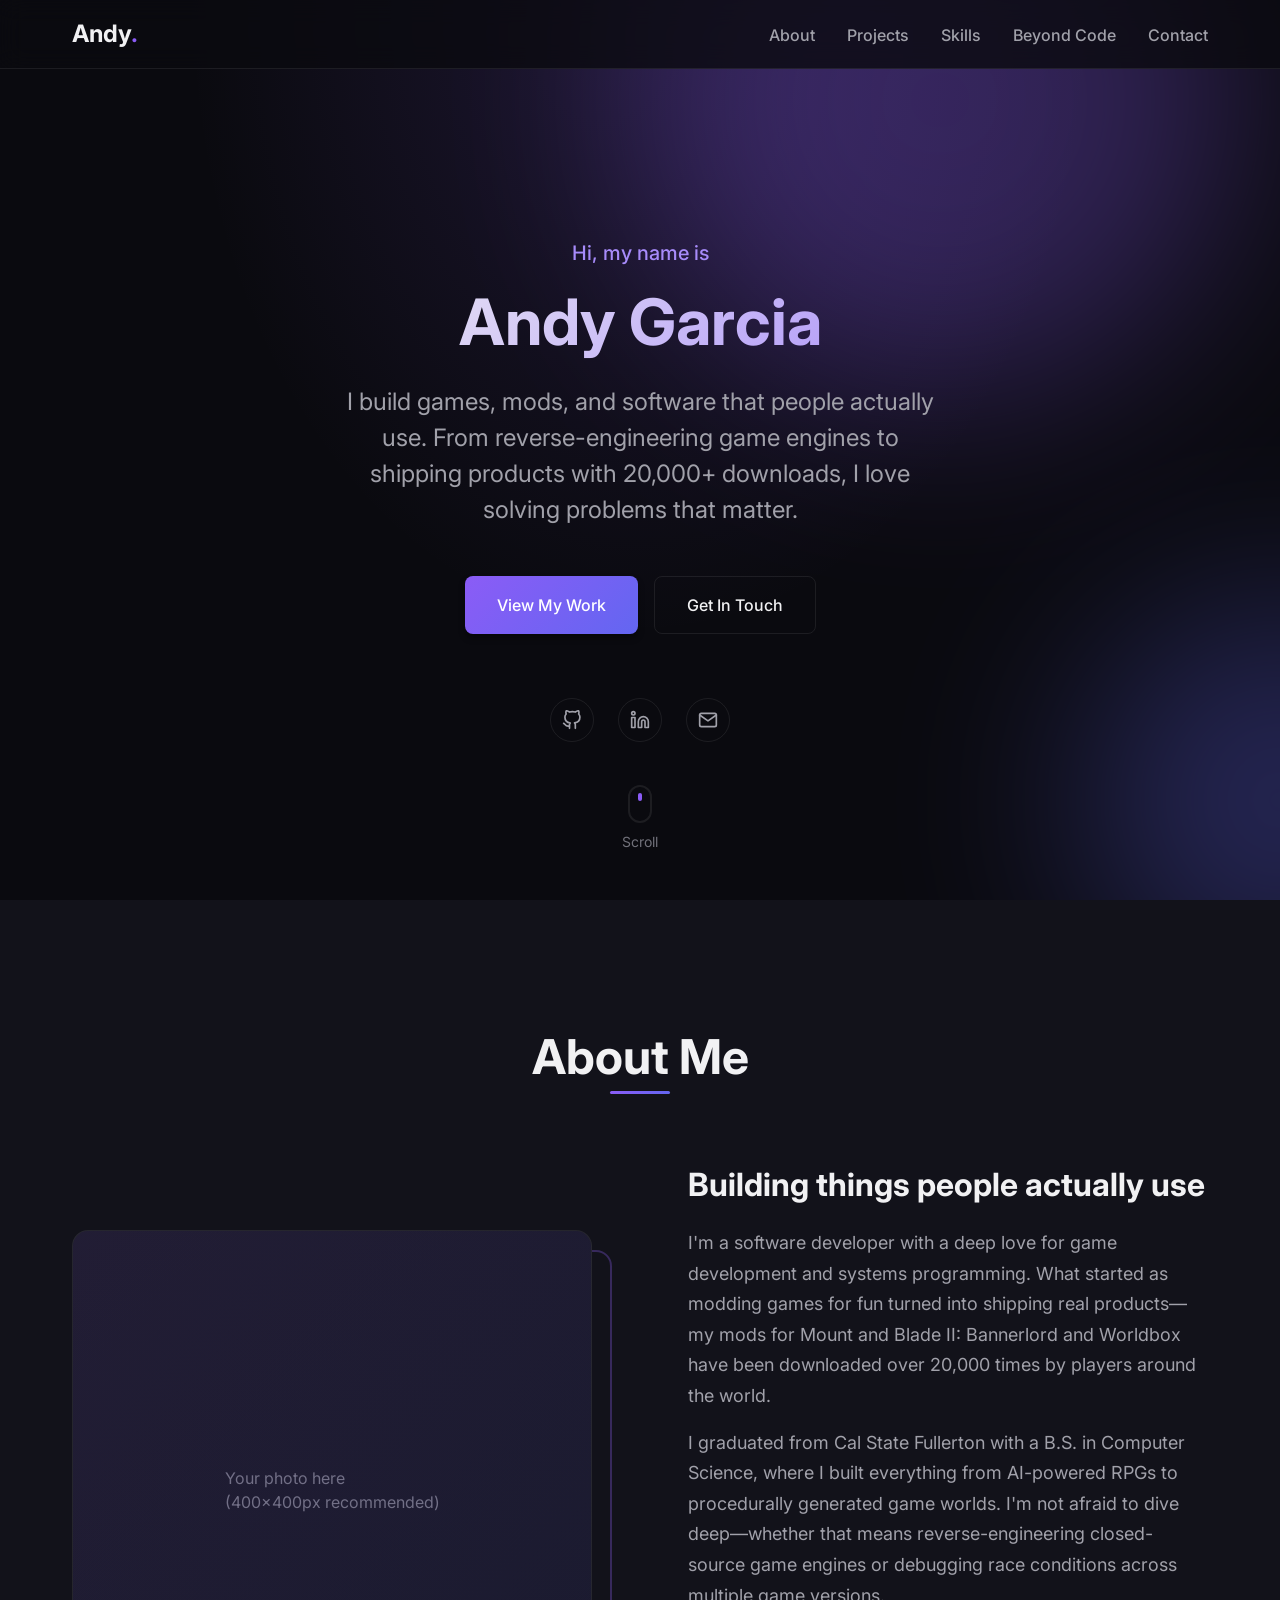
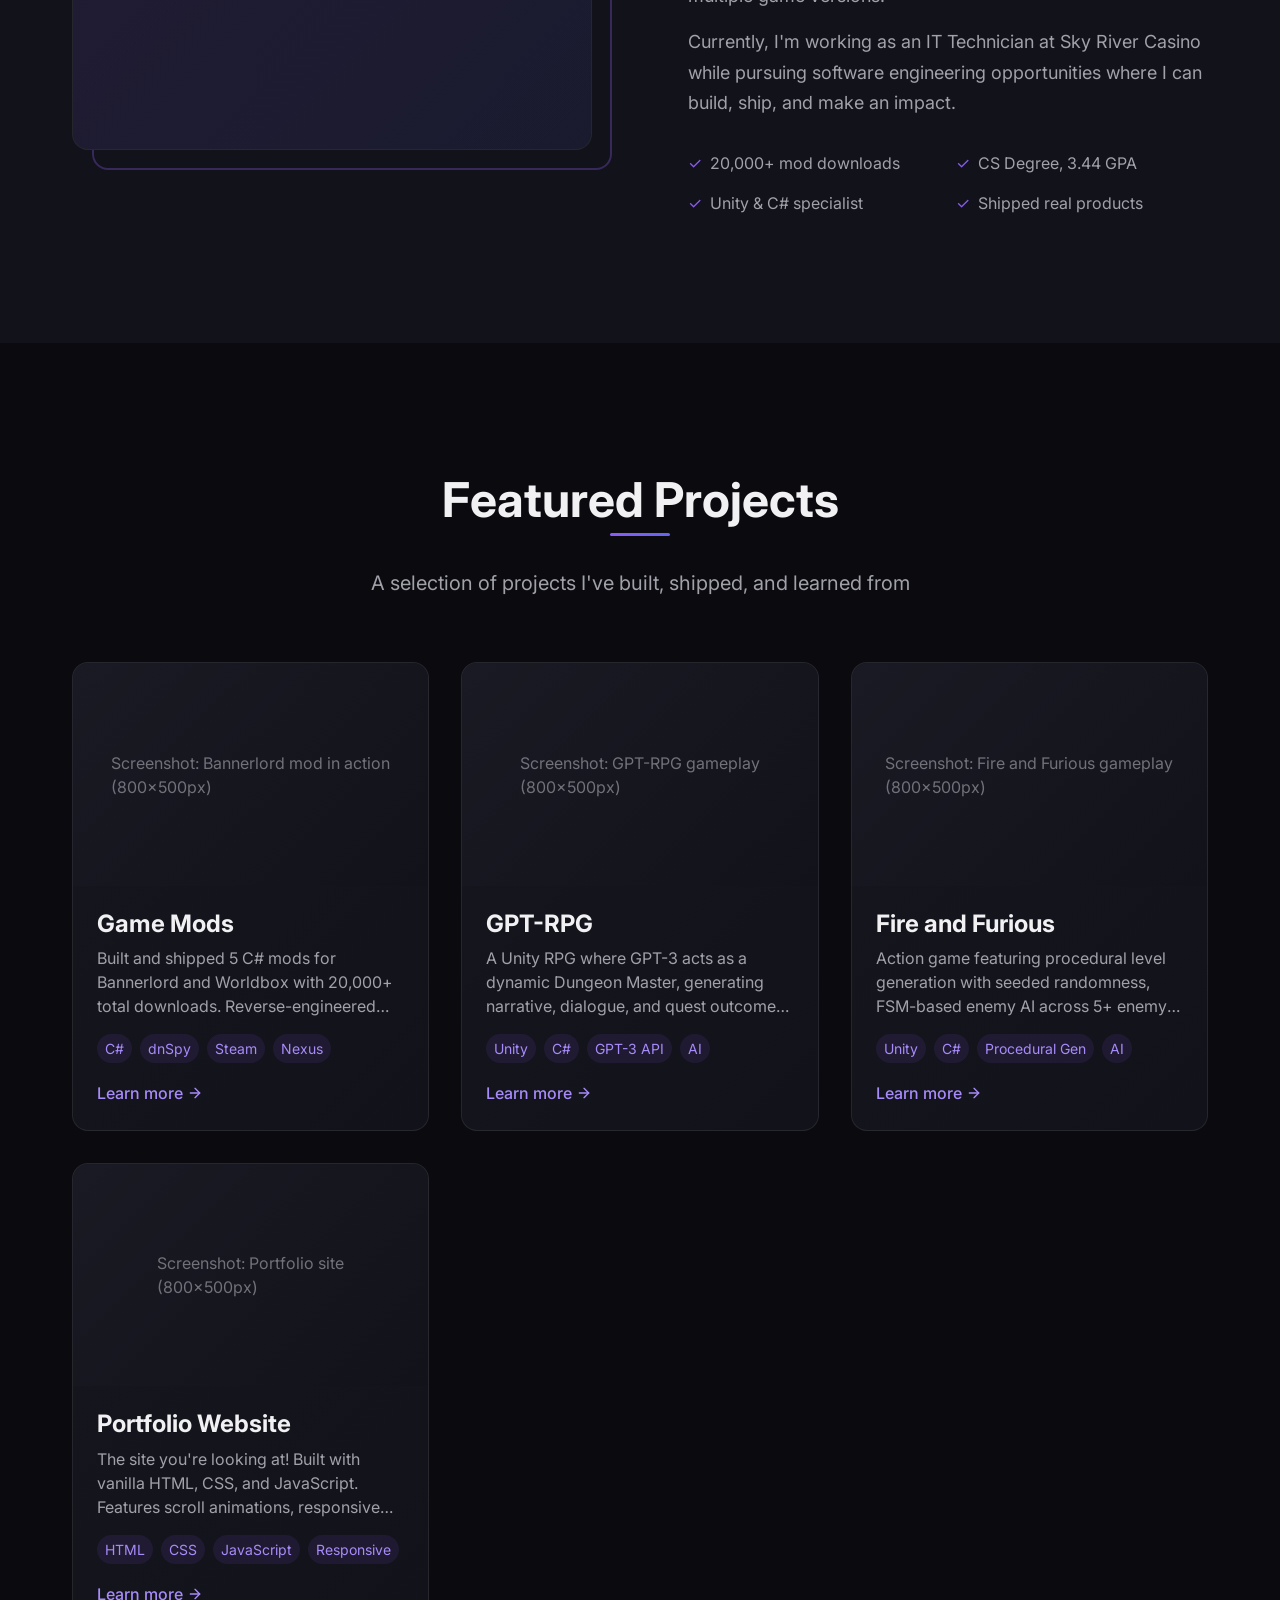
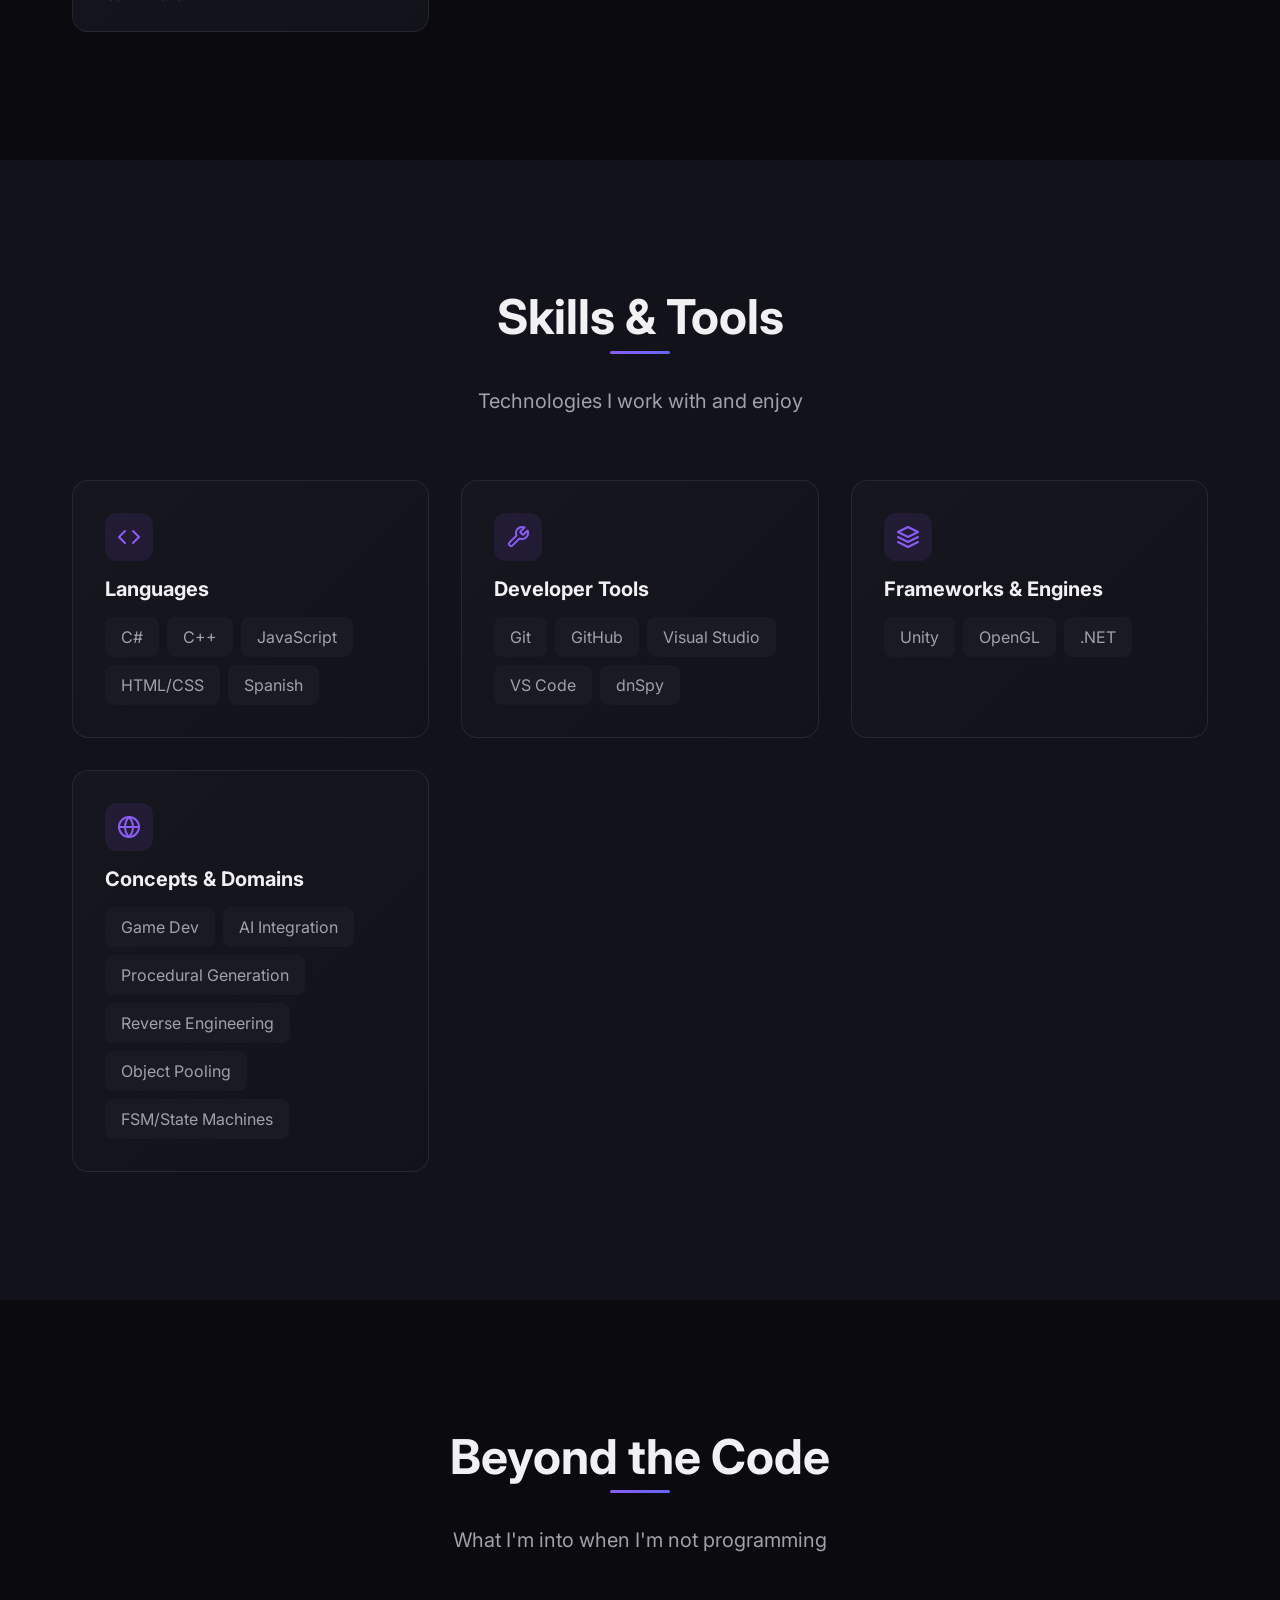
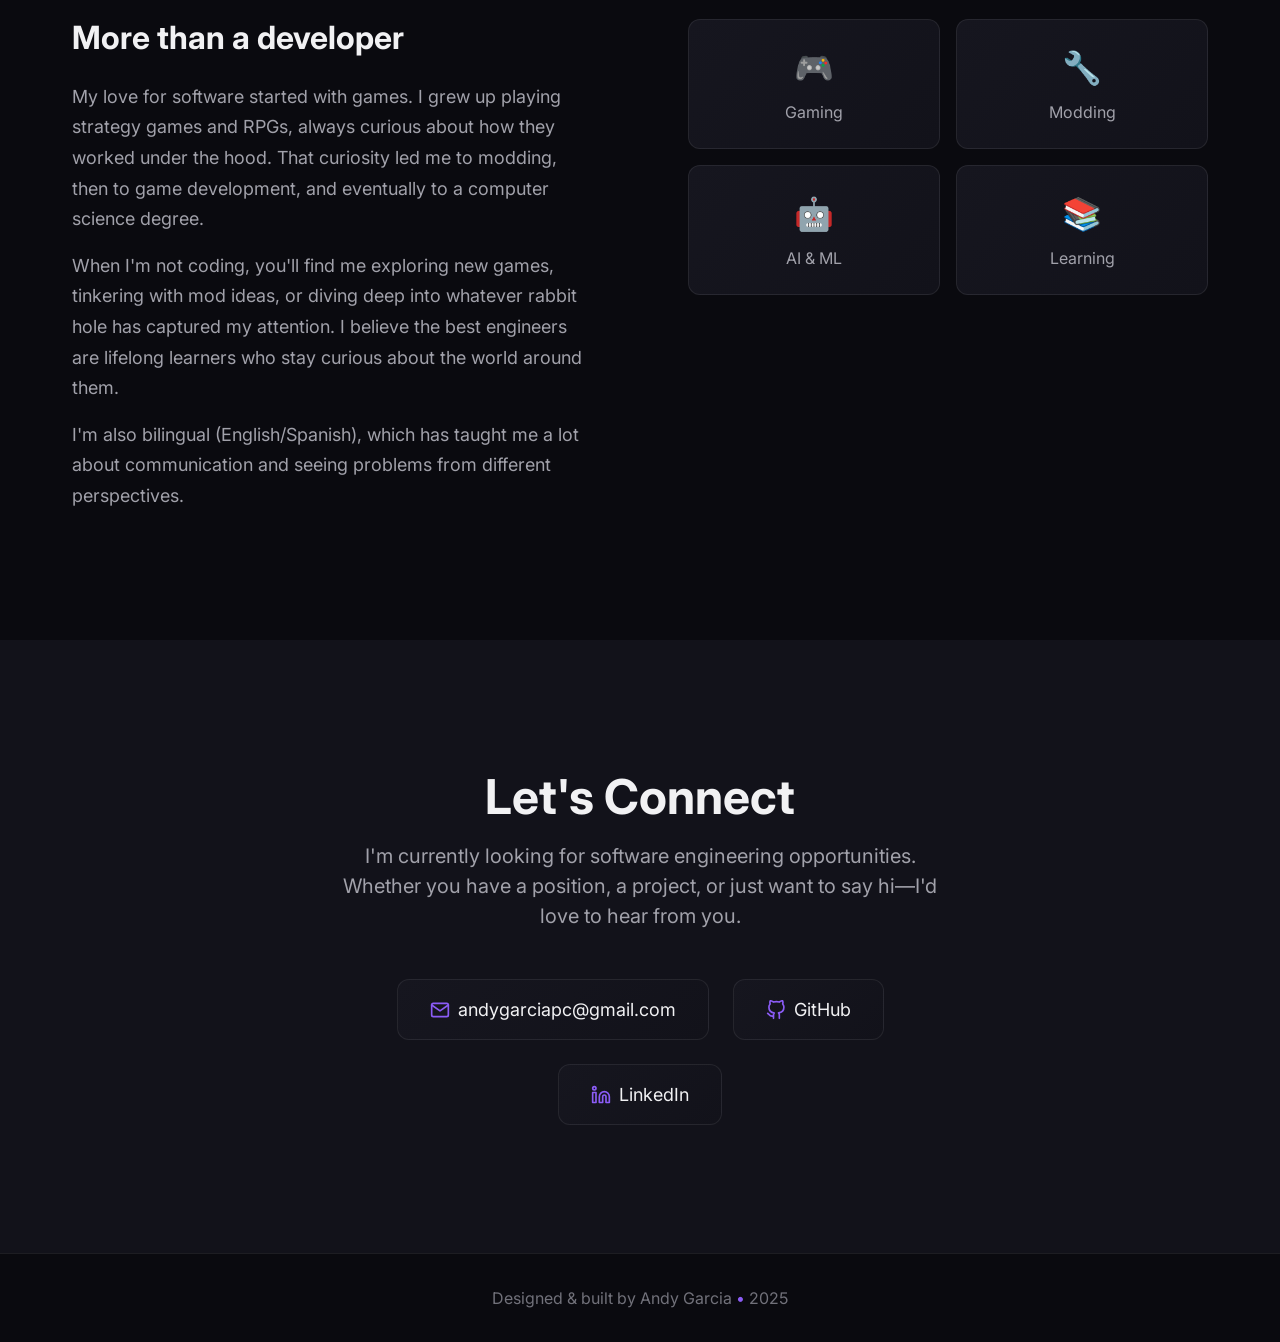
<file: index.html>
<!DOCTYPE html>
<html lang="en">
<head>
  <meta charset="UTF-8">
  <meta name="viewport" content="width=device-width, initial-scale=1.0">
  <meta name="description" content="Andy Garcia - Software Developer specializing in game development, Unity, and creative engineering solutions. View my projects and get in touch.">
  <meta name="keywords" content="software developer, game developer, Unity, C#, portfolio">
  <meta name="author" content="Andy Garcia">

  <!-- Open Graph -->
  <meta property="og:title" content="Andy Garcia | Software Developer">
  <meta property="og:description" content="Software Developer specializing in game development and creative engineering solutions.">
  <meta property="og:type" content="website">
  <meta property="og:url" content="#">

  <title>Andy Garcia | Software Developer</title>

  <!-- Favicon placeholder -->
  <link rel="icon" type="image/svg+xml" href="data:image/svg+xml,<svg xmlns='http://www.w3.org/2000/svg' viewBox='0 0 100 100'><text y='.9em' font-size='90'>AG</text></svg>">

  <link rel="stylesheet" href="css/style.css">
</head>
<body>
  <!-- Navigation -->
  <nav class="nav" id="nav">
    <div class="container nav-container">
      <a href="#" class="nav-logo">Andy<span>.</span></a>
      <ul class="nav-links" id="nav-links">
        <li><a href="#about" class="nav-link">About</a></li>
        <li><a href="#projects" class="nav-link">Projects</a></li>
        <li><a href="#skills" class="nav-link">Skills</a></li>
        <li><a href="#personal" class="nav-link">Beyond Code</a></li>
        <li><a href="#contact" class="nav-link">Contact</a></li>
      </ul>
      <button class="nav-toggle" id="nav-toggle" aria-label="Toggle navigation">
        <span></span>
        <span></span>
        <span></span>
      </button>
    </div>
  </nav>

  <!-- Hero Section -->
  <section class="hero" id="hero">
    <div class="hero-bg">
      <div class="hero-bg-gradient hero-bg-gradient-1"></div>
      <div class="hero-bg-gradient hero-bg-gradient-2"></div>
    </div>

    <div class="container hero-content">
      <p class="hero-greeting animate-fade-in-down">Hi, my name is</p>
      <h1 class="hero-title animate-fade-in">Andy Garcia</h1>
      <p class="hero-subtitle animate-fade-in-up">
        I build games, mods, and software that people actually use.
        From reverse-engineering game engines to shipping products with 20,000+ downloads,
        I love solving problems that matter.
      </p>

      <div class="hero-cta animate-fade-in-up">
        <a href="#projects" class="btn btn-primary btn-animated">View My Work</a>
        <a href="#contact" class="btn btn-secondary">Get In Touch</a>
      </div>

      <div class="hero-social animate-fade-in-up">
        <a href="#" class="hero-social-link" aria-label="GitHub" target="_blank" rel="noopener noreferrer">
          <svg xmlns="http://www.w3.org/2000/svg" viewBox="0 0 24 24" fill="none" stroke="currentColor" stroke-width="2" stroke-linecap="round" stroke-linejoin="round">
            <path d="M9 19c-5 1.5-5-2.5-7-3m14 6v-3.87a3.37 3.37 0 0 0-.94-2.61c3.14-.35 6.44-1.54 6.44-7A5.44 5.44 0 0 0 20 4.77 5.07 5.07 0 0 0 19.91 1S18.73.65 16 2.48a13.38 13.38 0 0 0-7 0C6.27.65 5.09 1 5.09 1A5.07 5.07 0 0 0 5 4.77a5.44 5.44 0 0 0-1.5 3.78c0 5.42 3.3 6.61 6.44 7A3.37 3.37 0 0 0 9 18.13V22"></path>
          </svg>
        </a>
        <a href="#" class="hero-social-link" aria-label="LinkedIn" target="_blank" rel="noopener noreferrer">
          <svg xmlns="http://www.w3.org/2000/svg" viewBox="0 0 24 24" fill="none" stroke="currentColor" stroke-width="2" stroke-linecap="round" stroke-linejoin="round">
            <path d="M16 8a6 6 0 0 1 6 6v7h-4v-7a2 2 0 0 0-2-2 2 2 0 0 0-2 2v7h-4v-7a6 6 0 0 1 6-6z"></path>
            <rect x="2" y="9" width="4" height="12"></rect>
            <circle cx="4" cy="4" r="2"></circle>
          </svg>
        </a>
        <a href="mailto:andygarciapc@gmail.com" class="hero-social-link" aria-label="Email">
          <svg xmlns="http://www.w3.org/2000/svg" viewBox="0 0 24 24" fill="none" stroke="currentColor" stroke-width="2" stroke-linecap="round" stroke-linejoin="round">
            <path d="M4 4h16c1.1 0 2 .9 2 2v12c0 1.1-.9 2-2 2H4c-1.1 0-2-.9-2-2V6c0-1.1.9-2 2-2z"></path>
            <polyline points="22,6 12,13 2,6"></polyline>
          </svg>
        </a>
      </div>
    </div>

    <div class="scroll-indicator-container">
      <div class="scroll-indicator">
        <div class="scroll-indicator-icon"></div>
        <span>Scroll</span>
      </div>
    </div>
  </section>

  <!-- About Section -->
  <section class="section about" id="about">
    <div class="container">
      <div class="section-header reveal">
        <h2 class="section-title">About Me</h2>
      </div>

      <div class="about-content">
        <div class="about-image reveal-left">
          <div class="about-image-wrapper">
            <!-- Replace with your photo -->
            <div class="about-image-placeholder">
              <span>Your photo here<br>(400x400px recommended)</span>
            </div>
          </div>
          <div class="about-image-decoration"></div>
        </div>

        <div class="about-text reveal-right">
          <h3>Building things people actually use</h3>
          <p>
            I'm a software developer with a deep love for game development and systems programming.
            What started as modding games for fun turned into shipping real products—my mods for
            Mount and Blade II: Bannerlord and Worldbox have been downloaded over 20,000 times
            by players around the world.
          </p>
          <p>
            I graduated from Cal State Fullerton with a B.S. in Computer Science, where I built
            everything from AI-powered RPGs to procedurally generated game worlds. I'm not afraid
            to dive deep—whether that means reverse-engineering closed-source game engines or
            debugging race conditions across multiple game versions.
          </p>
          <p>
            Currently, I'm working as an IT Technician at Sky River Casino while pursuing
            software engineering opportunities where I can build, ship, and make an impact.
          </p>

          <div class="about-highlights">
            <div class="about-highlight">
              <span class="about-highlight-icon">✓</span>
              <span>20,000+ mod downloads</span>
            </div>
            <div class="about-highlight">
              <span class="about-highlight-icon">✓</span>
              <span>CS Degree, 3.44 GPA</span>
            </div>
            <div class="about-highlight">
              <span class="about-highlight-icon">✓</span>
              <span>Unity & C# specialist</span>
            </div>
            <div class="about-highlight">
              <span class="about-highlight-icon">✓</span>
              <span>Shipped real products</span>
            </div>
          </div>
        </div>
      </div>
    </div>
  </section>

  <!-- Projects Section -->
  <section class="section projects" id="projects">
    <div class="container">
      <div class="section-header reveal">
        <h2 class="section-title">Featured Projects</h2>
        <p class="section-subtitle">
          A selection of projects I've built, shipped, and learned from
        </p>
      </div>

      <div class="projects-grid reveal-stagger">
        <!-- Project 1: Bannerlord Mods -->
        <article class="project-card hover-lift">
          <div class="project-image">
            <div class="project-image-placeholder">
              <span>Screenshot: Bannerlord mod in action<br>(800x500px)</span>
            </div>
            <div class="project-overlay">
              <a href="projects/bannerlord-mods.html" class="btn btn-primary">View Details</a>
            </div>
          </div>
          <div class="project-content">
            <h3 class="project-title">Game Mods</h3>
            <p class="project-description">
              Built and shipped 5 C# mods for Bannerlord and Worldbox with 20,000+ total downloads.
              Reverse-engineered closed-source systems and designed modular, data-driven architectures.
            </p>
            <div class="project-tags">
              <span class="project-tag">C#</span>
              <span class="project-tag">dnSpy</span>
              <span class="project-tag">Steam</span>
              <span class="project-tag">Nexus</span>
            </div>
            <a href="projects/bannerlord-mods.html" class="project-link">
              Learn more
              <svg xmlns="http://www.w3.org/2000/svg" viewBox="0 0 24 24" fill="none" stroke="currentColor" stroke-width="2" stroke-linecap="round" stroke-linejoin="round">
                <line x1="5" y1="12" x2="19" y2="12"></line>
                <polyline points="12 5 19 12 12 19"></polyline>
              </svg>
            </a>
          </div>
        </article>

        <!-- Project 2: GPT-RPG -->
        <article class="project-card hover-lift">
          <div class="project-image">
            <div class="project-image-placeholder">
              <span>Screenshot: GPT-RPG gameplay<br>(800x500px)</span>
            </div>
            <div class="project-overlay">
              <a href="projects/gpt-rpg.html" class="btn btn-primary">View Details</a>
            </div>
          </div>
          <div class="project-content">
            <h3 class="project-title">GPT-RPG</h3>
            <p class="project-description">
              A Unity RPG where GPT-3 acts as a dynamic Dungeon Master, generating narrative,
              dialogue, and quest outcomes at runtime. Optimized for 60% reduced latency.
            </p>
            <div class="project-tags">
              <span class="project-tag">Unity</span>
              <span class="project-tag">C#</span>
              <span class="project-tag">GPT-3 API</span>
              <span class="project-tag">AI</span>
            </div>
            <a href="projects/gpt-rpg.html" class="project-link">
              Learn more
              <svg xmlns="http://www.w3.org/2000/svg" viewBox="0 0 24 24" fill="none" stroke="currentColor" stroke-width="2" stroke-linecap="round" stroke-linejoin="round">
                <line x1="5" y1="12" x2="19" y2="12"></line>
                <polyline points="12 5 19 12 12 19"></polyline>
              </svg>
            </a>
          </div>
        </article>

        <!-- Project 3: Fire and Furious -->
        <article class="project-card hover-lift">
          <div class="project-image">
            <div class="project-image-placeholder">
              <span>Screenshot: Fire and Furious gameplay<br>(800x500px)</span>
            </div>
            <div class="project-overlay">
              <a href="projects/fire-and-furious.html" class="btn btn-primary">View Details</a>
            </div>
          </div>
          <div class="project-content">
            <h3 class="project-title">Fire and Furious</h3>
            <p class="project-description">
              Action game featuring procedural level generation with seeded randomness,
              FSM-based enemy AI across 5+ enemy classes, and optimized object pooling.
            </p>
            <div class="project-tags">
              <span class="project-tag">Unity</span>
              <span class="project-tag">C#</span>
              <span class="project-tag">Procedural Gen</span>
              <span class="project-tag">AI</span>
            </div>
            <a href="projects/fire-and-furious.html" class="project-link">
              Learn more
              <svg xmlns="http://www.w3.org/2000/svg" viewBox="0 0 24 24" fill="none" stroke="currentColor" stroke-width="2" stroke-linecap="round" stroke-linejoin="round">
                <line x1="5" y1="12" x2="19" y2="12"></line>
                <polyline points="12 5 19 12 12 19"></polyline>
              </svg>
            </a>
          </div>
        </article>

        <!-- Project 4: This Portfolio -->
        <article class="project-card hover-lift">
          <div class="project-image">
            <div class="project-image-placeholder">
              <span>Screenshot: Portfolio site<br>(800x500px)</span>
            </div>
            <div class="project-overlay">
              <a href="projects/portfolio-site.html" class="btn btn-primary">View Details</a>
            </div>
          </div>
          <div class="project-content">
            <h3 class="project-title">Portfolio Website</h3>
            <p class="project-description">
              The site you're looking at! Built with vanilla HTML, CSS, and JavaScript.
              Features scroll animations, responsive design, and 90+ Lighthouse scores.
            </p>
            <div class="project-tags">
              <span class="project-tag">HTML</span>
              <span class="project-tag">CSS</span>
              <span class="project-tag">JavaScript</span>
              <span class="project-tag">Responsive</span>
            </div>
            <a href="projects/portfolio-site.html" class="project-link">
              Learn more
              <svg xmlns="http://www.w3.org/2000/svg" viewBox="0 0 24 24" fill="none" stroke="currentColor" stroke-width="2" stroke-linecap="round" stroke-linejoin="round">
                <line x1="5" y1="12" x2="19" y2="12"></line>
                <polyline points="12 5 19 12 12 19"></polyline>
              </svg>
            </a>
          </div>
        </article>
      </div>
    </div>
  </section>

  <!-- Skills Section -->
  <section class="section skills" id="skills">
    <div class="container">
      <div class="section-header reveal">
        <h2 class="section-title">Skills & Tools</h2>
        <p class="section-subtitle">
          Technologies I work with and enjoy
        </p>
      </div>

      <div class="skills-grid reveal-stagger">
        <!-- Languages -->
        <div class="skill-category hover-border-glow">
          <div class="skill-category-icon">
            <svg xmlns="http://www.w3.org/2000/svg" viewBox="0 0 24 24" fill="none" stroke="currentColor" stroke-width="2" stroke-linecap="round" stroke-linejoin="round">
              <polyline points="16 18 22 12 16 6"></polyline>
              <polyline points="8 6 2 12 8 18"></polyline>
            </svg>
          </div>
          <h4 class="skill-category-title">Languages</h4>
          <div class="skill-list">
            <span class="skill-item">C#</span>
            <span class="skill-item">C++</span>
            <span class="skill-item">JavaScript</span>
            <span class="skill-item">HTML/CSS</span>
            <span class="skill-item">Spanish</span>
          </div>
        </div>

        <!-- Tools -->
        <div class="skill-category hover-border-glow">
          <div class="skill-category-icon">
            <svg xmlns="http://www.w3.org/2000/svg" viewBox="0 0 24 24" fill="none" stroke="currentColor" stroke-width="2" stroke-linecap="round" stroke-linejoin="round">
              <path d="M14.7 6.3a1 1 0 0 0 0 1.4l1.6 1.6a1 1 0 0 0 1.4 0l3.77-3.77a6 6 0 0 1-7.94 7.94l-6.91 6.91a2.12 2.12 0 0 1-3-3l6.91-6.91a6 6 0 0 1 7.94-7.94l-3.76 3.76z"></path>
            </svg>
          </div>
          <h4 class="skill-category-title">Developer Tools</h4>
          <div class="skill-list">
            <span class="skill-item">Git</span>
            <span class="skill-item">GitHub</span>
            <span class="skill-item">Visual Studio</span>
            <span class="skill-item">VS Code</span>
            <span class="skill-item">dnSpy</span>
          </div>
        </div>

        <!-- Frameworks & Engines -->
        <div class="skill-category hover-border-glow">
          <div class="skill-category-icon">
            <svg xmlns="http://www.w3.org/2000/svg" viewBox="0 0 24 24" fill="none" stroke="currentColor" stroke-width="2" stroke-linecap="round" stroke-linejoin="round">
              <polygon points="12 2 2 7 12 12 22 7 12 2"></polygon>
              <polyline points="2 17 12 22 22 17"></polyline>
              <polyline points="2 12 12 17 22 12"></polyline>
            </svg>
          </div>
          <h4 class="skill-category-title">Frameworks & Engines</h4>
          <div class="skill-list">
            <span class="skill-item">Unity</span>
            <span class="skill-item">OpenGL</span>
            <span class="skill-item">.NET</span>
          </div>
        </div>

        <!-- Concepts -->
        <div class="skill-category hover-border-glow">
          <div class="skill-category-icon">
            <svg xmlns="http://www.w3.org/2000/svg" viewBox="0 0 24 24" fill="none" stroke="currentColor" stroke-width="2" stroke-linecap="round" stroke-linejoin="round">
              <circle cx="12" cy="12" r="10"></circle>
              <line x1="2" y1="12" x2="22" y2="12"></line>
              <path d="M12 2a15.3 15.3 0 0 1 4 10 15.3 15.3 0 0 1-4 10 15.3 15.3 0 0 1-4-10 15.3 15.3 0 0 1 4-10z"></path>
            </svg>
          </div>
          <h4 class="skill-category-title">Concepts & Domains</h4>
          <div class="skill-list">
            <span class="skill-item">Game Dev</span>
            <span class="skill-item">AI Integration</span>
            <span class="skill-item">Procedural Generation</span>
            <span class="skill-item">Reverse Engineering</span>
            <span class="skill-item">Object Pooling</span>
            <span class="skill-item">FSM/State Machines</span>
          </div>
        </div>
      </div>
    </div>
  </section>

  <!-- Personal/Interests Section -->
  <section class="section personal" id="personal">
    <div class="container">
      <div class="section-header reveal">
        <h2 class="section-title">Beyond the Code</h2>
        <p class="section-subtitle">
          What I'm into when I'm not programming
        </p>
      </div>

      <div class="personal-content">
        <div class="personal-text reveal-left">
          <h3>More than a developer</h3>
          <p>
            My love for software started with games. I grew up playing strategy games and RPGs,
            always curious about how they worked under the hood. That curiosity led me to modding,
            then to game development, and eventually to a computer science degree.
          </p>
          <p>
            When I'm not coding, you'll find me exploring new games, tinkering with mod ideas,
            or diving deep into whatever rabbit hole has captured my attention. I believe the best
            engineers are lifelong learners who stay curious about the world around them.
          </p>
          <p>
            I'm also bilingual (English/Spanish), which has taught me a lot about communication
            and seeing problems from different perspectives.
          </p>
        </div>

        <div class="interests-grid reveal-stagger">
          <div class="interest-card">
            <div class="interest-icon">🎮</div>
            <div class="interest-name">Gaming</div>
          </div>
          <div class="interest-card">
            <div class="interest-icon">🔧</div>
            <div class="interest-name">Modding</div>
          </div>
          <div class="interest-card">
            <div class="interest-icon">🤖</div>
            <div class="interest-name">AI & ML</div>
          </div>
          <div class="interest-card">
            <div class="interest-icon">📚</div>
            <div class="interest-name">Learning</div>
          </div>
        </div>
      </div>
    </div>
  </section>

  <!-- Contact Section -->
  <section class="section contact" id="contact">
    <div class="container">
      <div class="contact-content reveal">
        <h2 class="contact-title">Let's Connect</h2>
        <p class="contact-text">
          I'm currently looking for software engineering opportunities.
          Whether you have a position, a project, or just want to say hi—I'd love to hear from you.
        </p>

        <div class="contact-links">
          <a href="mailto:andygarciapc@gmail.com" class="contact-link hover-lift">
            <svg xmlns="http://www.w3.org/2000/svg" viewBox="0 0 24 24" fill="none" stroke="currentColor" stroke-width="2" stroke-linecap="round" stroke-linejoin="round">
              <path d="M4 4h16c1.1 0 2 .9 2 2v12c0 1.1-.9 2-2 2H4c-1.1 0-2-.9-2-2V6c0-1.1.9-2 2-2z"></path>
              <polyline points="22,6 12,13 2,6"></polyline>
            </svg>
            <span>andygarciapc@gmail.com</span>
          </a>
          <a href="#" class="contact-link hover-lift" target="_blank" rel="noopener noreferrer">
            <svg xmlns="http://www.w3.org/2000/svg" viewBox="0 0 24 24" fill="none" stroke="currentColor" stroke-width="2" stroke-linecap="round" stroke-linejoin="round">
              <path d="M9 19c-5 1.5-5-2.5-7-3m14 6v-3.87a3.37 3.37 0 0 0-.94-2.61c3.14-.35 6.44-1.54 6.44-7A5.44 5.44 0 0 0 20 4.77 5.07 5.07 0 0 0 19.91 1S18.73.65 16 2.48a13.38 13.38 0 0 0-7 0C6.27.65 5.09 1 5.09 1A5.07 5.07 0 0 0 5 4.77a5.44 5.44 0 0 0-1.5 3.78c0 5.42 3.3 6.61 6.44 7A3.37 3.37 0 0 0 9 18.13V22"></path>
            </svg>
            <span>GitHub</span>
          </a>
          <a href="#" class="contact-link hover-lift" target="_blank" rel="noopener noreferrer">
            <svg xmlns="http://www.w3.org/2000/svg" viewBox="0 0 24 24" fill="none" stroke="currentColor" stroke-width="2" stroke-linecap="round" stroke-linejoin="round">
              <path d="M16 8a6 6 0 0 1 6 6v7h-4v-7a2 2 0 0 0-2-2 2 2 0 0 0-2 2v7h-4v-7a6 6 0 0 1 6-6z"></path>
              <rect x="2" y="9" width="4" height="12"></rect>
              <circle cx="4" cy="4" r="2"></circle>
            </svg>
            <span>LinkedIn</span>
          </a>
        </div>
      </div>
    </div>
  </section>

  <!-- Footer -->
  <footer class="footer">
    <div class="container">
      <p class="footer-text">
        Designed & built by Andy Garcia <span>•</span> 2025
      </p>
    </div>
  </footer>

  <script src="js/main.js"></script>
</body>
</html>
</file>
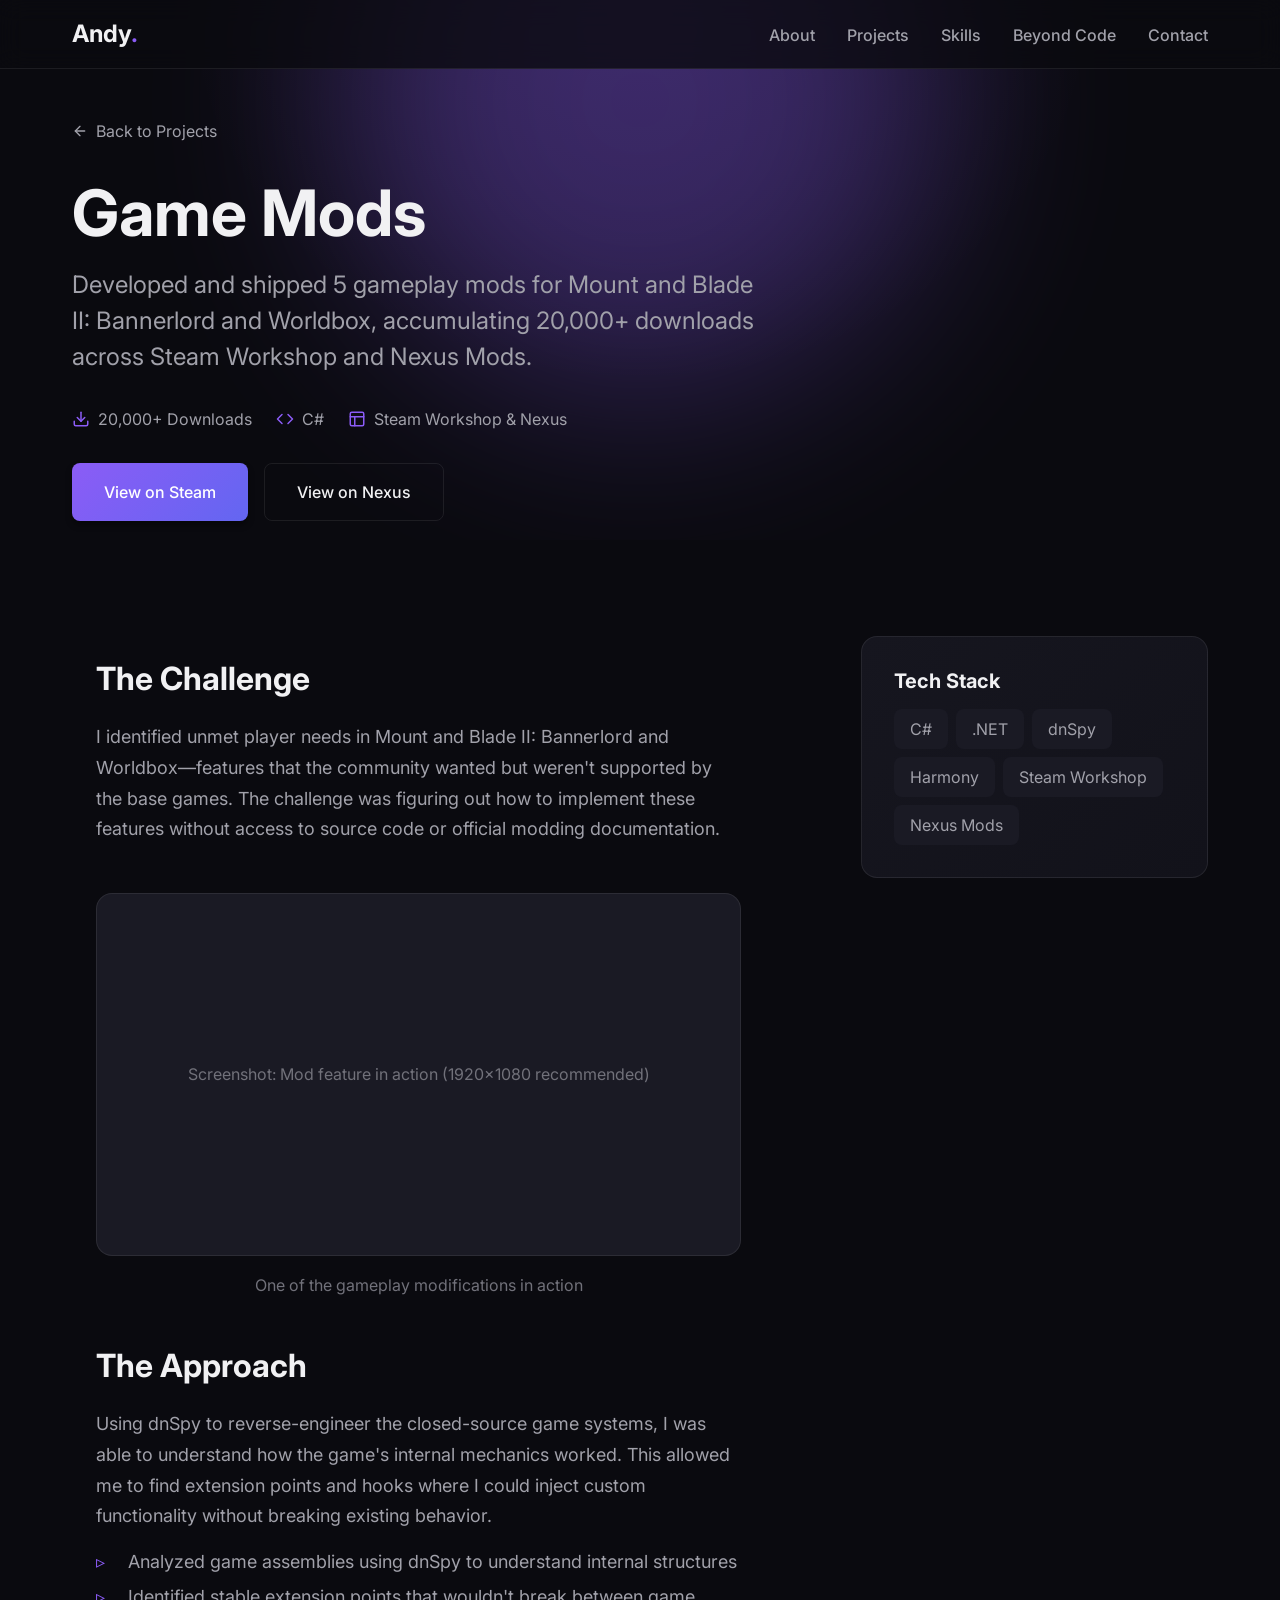
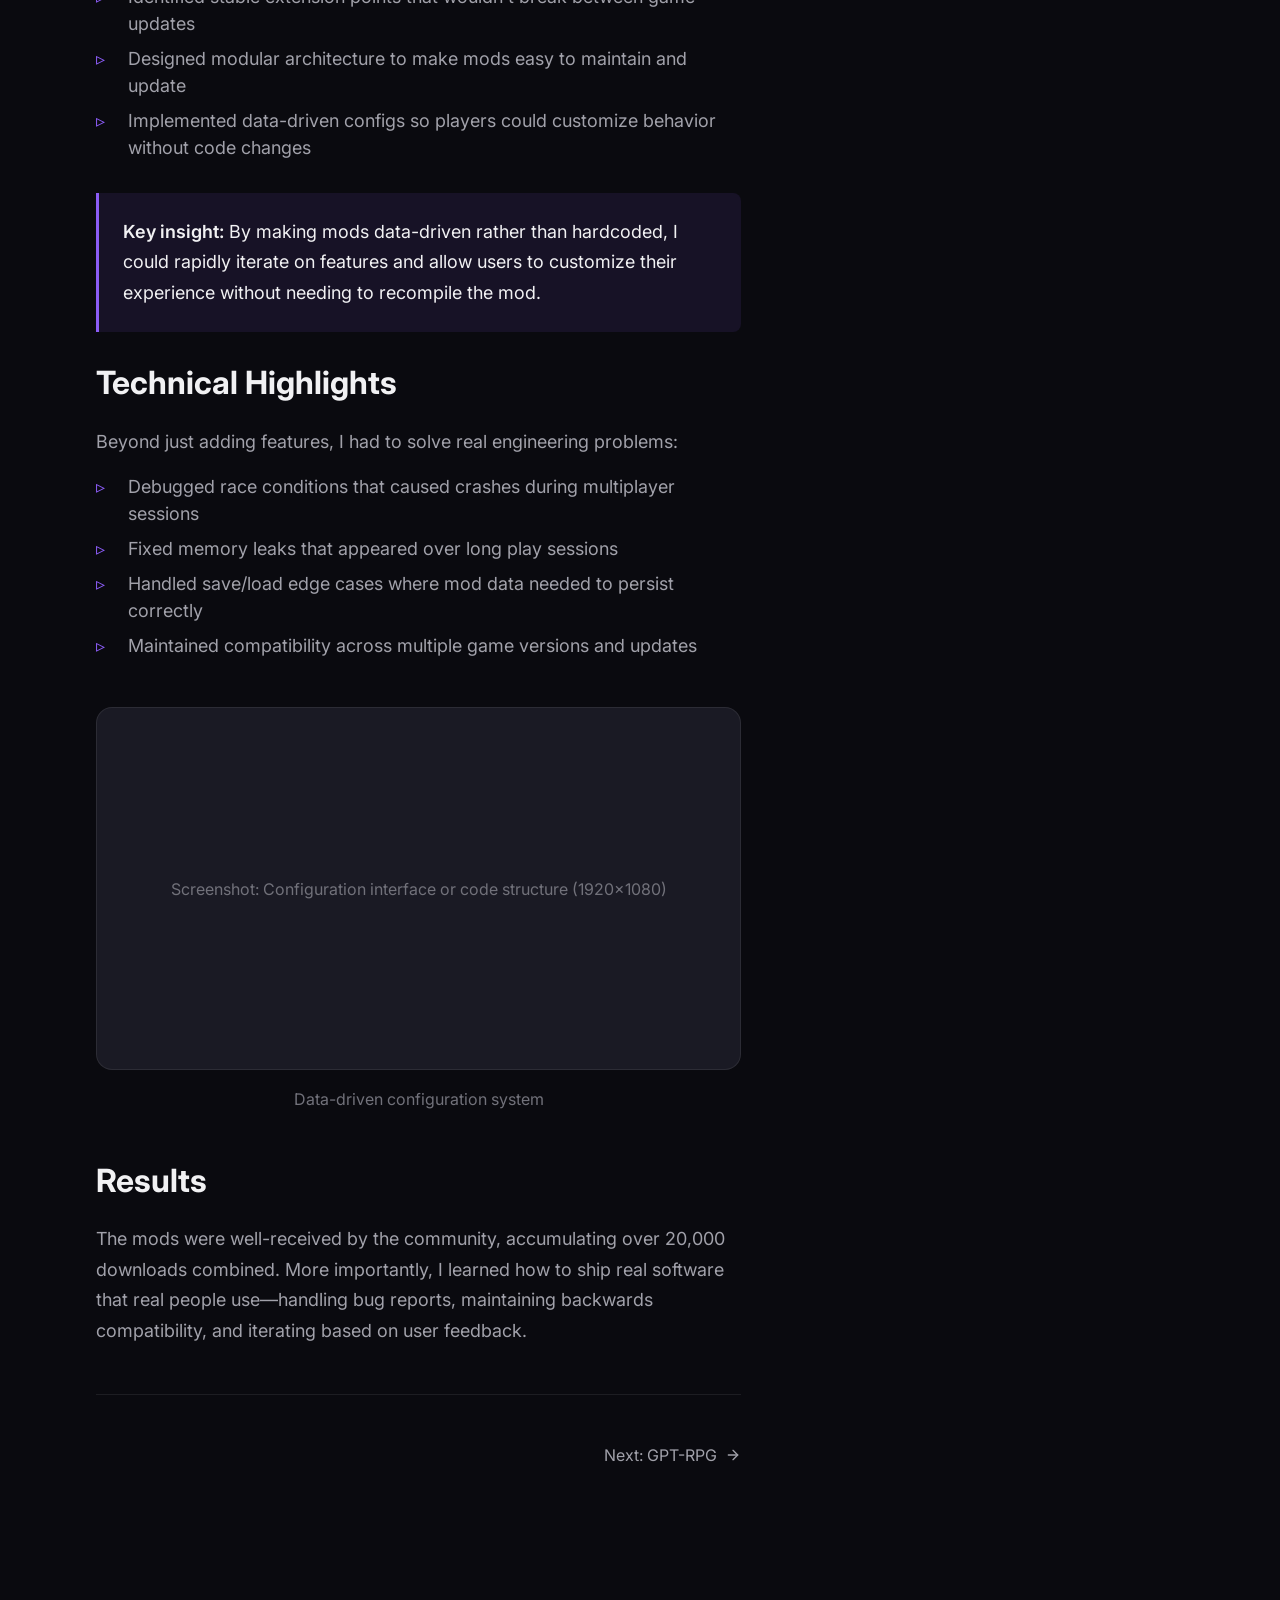
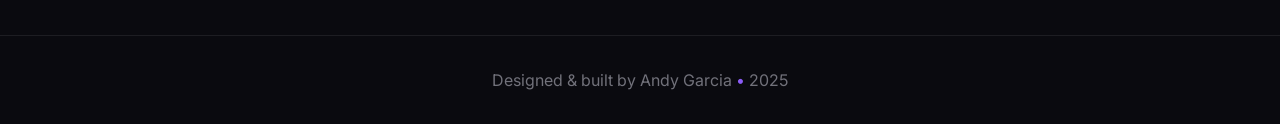
<file: projects/bannerlord-mods.html>
<!DOCTYPE html>
<html lang="en">
<head>
  <meta charset="UTF-8">
  <meta name="viewport" content="width=device-width, initial-scale=1.0">
  <meta name="description" content="Game Mods for Mount and Blade II: Bannerlord and Worldbox - 20,000+ downloads on Steam and Nexus">
  <title>Game Mods | Andy Garcia</title>
  <link rel="icon" type="image/svg+xml" href="data:image/svg+xml,<svg xmlns='http://www.w3.org/2000/svg' viewBox='0 0 100 100'><text y='.9em' font-size='90'>AG</text></svg>">
  <link rel="stylesheet" href="../css/style.css">
  <style>
    /* Project page specific styles */
    .project-hero {
      min-height: 60vh;
      display: flex;
      align-items: center;
      position: relative;
      padding-top: 100px;
      overflow: hidden;
    }

    .project-hero::before {
      content: '';
      position: absolute;
      inset: 0;
      background: var(--gradient-hero);
      pointer-events: none;
    }

    .project-hero-content {
      position: relative;
      z-index: 1;
    }

    .project-back {
      display: inline-flex;
      align-items: center;
      gap: var(--space-sm);
      color: var(--color-text-secondary);
      font-size: var(--font-size-sm);
      margin-bottom: var(--space-xl);
      transition: color var(--transition-fast);
    }

    .project-back:hover {
      color: var(--color-text-accent);
    }

    .project-back svg {
      width: 16px;
      height: 16px;
    }

    .project-hero-title {
      font-size: var(--font-size-4xl);
      margin-bottom: var(--space-md);
    }

    .project-hero-subtitle {
      font-size: var(--font-size-xl);
      color: var(--color-text-secondary);
      max-width: 700px;
      margin-bottom: var(--space-xl);
    }

    .project-meta {
      display: flex;
      flex-wrap: wrap;
      gap: var(--space-lg);
      margin-bottom: var(--space-xl);
    }

    .project-meta-item {
      display: flex;
      align-items: center;
      gap: var(--space-sm);
      color: var(--color-text-secondary);
      font-size: var(--font-size-sm);
    }

    .project-meta-item svg {
      width: 18px;
      height: 18px;
      color: var(--color-accent-primary);
    }

    .project-links {
      display: flex;
      flex-wrap: wrap;
      gap: var(--space-md);
    }

    .project-detail-section {
      padding: var(--space-4xl) 0;
    }

    .project-detail-section:nth-child(even) {
      background: var(--color-bg-secondary);
    }

    .project-content-grid {
      display: grid;
      grid-template-columns: 2fr 1fr;
      gap: var(--space-4xl);
    }

    .project-content h3 {
      margin-bottom: var(--space-lg);
      color: var(--color-text-primary);
    }

    .project-content p {
      margin-bottom: var(--space-md);
      line-height: var(--line-height-relaxed);
    }

    .project-content ul {
      list-style: none;
      padding: 0;
      margin-bottom: var(--space-lg);
    }

    .project-content li {
      position: relative;
      padding-left: var(--space-xl);
      margin-bottom: var(--space-sm);
      color: var(--color-text-secondary);
    }

    .project-content li::before {
      content: '▹';
      position: absolute;
      left: 0;
      color: var(--color-accent-primary);
    }

    .project-sidebar {
      position: sticky;
      top: 100px;
    }

    .project-tech-stack {
      background: var(--gradient-card);
      border: 1px solid var(--color-border);
      border-radius: var(--radius-xl);
      padding: var(--space-xl);
    }

    .project-tech-stack h4 {
      font-size: var(--font-size-lg);
      margin-bottom: var(--space-md);
    }

    .tech-list {
      display: flex;
      flex-wrap: wrap;
      gap: var(--space-sm);
    }

    .tech-item {
      font-size: var(--font-size-sm);
      padding: var(--space-sm) var(--space-md);
      background: var(--color-bg-tertiary);
      border-radius: var(--radius-md);
      color: var(--color-text-secondary);
    }

    .project-image-showcase {
      margin: var(--space-2xl) 0;
    }

    .showcase-image {
      background: var(--color-bg-tertiary);
      border: 1px solid var(--color-border);
      border-radius: var(--radius-xl);
      overflow: hidden;
      aspect-ratio: 16/9;
      display: flex;
      align-items: center;
      justify-content: center;
      color: var(--color-text-tertiary);
      font-size: var(--font-size-sm);
    }

    .showcase-image img {
      width: 100%;
      height: 100%;
      object-fit: cover;
    }

    .showcase-caption {
      text-align: center;
      margin-top: var(--space-md);
      color: var(--color-text-tertiary);
      font-size: var(--font-size-sm);
    }

    .highlight-box {
      background: var(--color-accent-subtle);
      border-left: 3px solid var(--color-accent-primary);
      padding: var(--space-lg);
      border-radius: 0 var(--radius-md) var(--radius-md) 0;
      margin: var(--space-xl) 0;
    }

    .highlight-box p {
      margin: 0;
      color: var(--color-text-primary);
    }

    .project-nav {
      display: flex;
      justify-content: space-between;
      padding: var(--space-2xl) 0;
      border-top: 1px solid var(--color-border);
      margin-top: var(--space-2xl);
    }

    .project-nav-link {
      display: flex;
      align-items: center;
      gap: var(--space-sm);
      color: var(--color-text-secondary);
      font-size: var(--font-size-sm);
      transition: color var(--transition-fast);
    }

    .project-nav-link:hover {
      color: var(--color-text-accent);
    }

    .project-nav-link svg {
      width: 16px;
      height: 16px;
    }

    @media (max-width: 968px) {
      .project-content-grid {
        grid-template-columns: 1fr;
      }

      .project-sidebar {
        position: static;
      }
    }
  </style>
</head>
<body>
  <!-- Navigation -->
  <nav class="nav">
    <div class="container nav-container">
      <a href="../index.html" class="nav-logo">Andy<span>.</span></a>
      <ul class="nav-links" id="nav-links">
        <li><a href="../index.html#about" class="nav-link">About</a></li>
        <li><a href="../index.html#projects" class="nav-link">Projects</a></li>
        <li><a href="../index.html#skills" class="nav-link">Skills</a></li>
        <li><a href="../index.html#personal" class="nav-link">Beyond Code</a></li>
        <li><a href="../index.html#contact" class="nav-link">Contact</a></li>
      </ul>
      <button class="nav-toggle" id="nav-toggle" aria-label="Toggle navigation">
        <span></span>
        <span></span>
        <span></span>
      </button>
    </div>
  </nav>

  <!-- Project Hero -->
  <section class="project-hero">
    <div class="hero-bg">
      <div class="hero-bg-gradient hero-bg-gradient-1"></div>
    </div>
    <div class="container project-hero-content">
      <a href="../index.html#projects" class="project-back">
        <svg xmlns="http://www.w3.org/2000/svg" viewBox="0 0 24 24" fill="none" stroke="currentColor" stroke-width="2" stroke-linecap="round" stroke-linejoin="round">
          <line x1="19" y1="12" x2="5" y2="12"></line>
          <polyline points="12 19 5 12 12 5"></polyline>
        </svg>
        Back to Projects
      </a>

      <h1 class="project-hero-title">Game Mods</h1>
      <p class="project-hero-subtitle">
        Developed and shipped 5 gameplay mods for Mount and Blade II: Bannerlord and Worldbox,
        accumulating 20,000+ downloads across Steam Workshop and Nexus Mods.
      </p>

      <div class="project-meta">
        <div class="project-meta-item">
          <svg xmlns="http://www.w3.org/2000/svg" viewBox="0 0 24 24" fill="none" stroke="currentColor" stroke-width="2" stroke-linecap="round" stroke-linejoin="round">
            <path d="M21 15v4a2 2 0 0 1-2 2H5a2 2 0 0 1-2-2v-4"></path>
            <polyline points="7 10 12 15 17 10"></polyline>
            <line x1="12" y1="15" x2="12" y2="3"></line>
          </svg>
          <span>20,000+ Downloads</span>
        </div>
        <div class="project-meta-item">
          <svg xmlns="http://www.w3.org/2000/svg" viewBox="0 0 24 24" fill="none" stroke="currentColor" stroke-width="2" stroke-linecap="round" stroke-linejoin="round">
            <polyline points="16 18 22 12 16 6"></polyline>
            <polyline points="8 6 2 12 8 18"></polyline>
          </svg>
          <span>C#</span>
        </div>
        <div class="project-meta-item">
          <svg xmlns="http://www.w3.org/2000/svg" viewBox="0 0 24 24" fill="none" stroke="currentColor" stroke-width="2" stroke-linecap="round" stroke-linejoin="round">
            <rect x="3" y="3" width="18" height="18" rx="2" ry="2"></rect>
            <line x1="3" y1="9" x2="21" y2="9"></line>
            <line x1="9" y1="21" x2="9" y2="9"></line>
          </svg>
          <span>Steam Workshop & Nexus</span>
        </div>
      </div>

      <div class="project-links">
        <a href="#" class="btn btn-primary btn-animated">View on Steam</a>
        <a href="#" class="btn btn-secondary">View on Nexus</a>
      </div>
    </div>
  </section>

  <!-- Project Details -->
  <section class="project-detail-section">
    <div class="container">
      <div class="project-content-grid">
        <div class="project-content">
          <h3>The Challenge</h3>
          <p>
            I identified unmet player needs in Mount and Blade II: Bannerlord and Worldbox—features
            that the community wanted but weren't supported by the base games. The challenge was
            figuring out how to implement these features without access to source code or official
            modding documentation.
          </p>

          <div class="project-image-showcase">
            <div class="showcase-image">
              <span>Screenshot: Mod feature in action (1920x1080 recommended)</span>
            </div>
            <p class="showcase-caption">One of the gameplay modifications in action</p>
          </div>

          <h3>The Approach</h3>
          <p>
            Using dnSpy to reverse-engineer the closed-source game systems, I was able to understand
            how the game's internal mechanics worked. This allowed me to find extension points and
            hooks where I could inject custom functionality without breaking existing behavior.
          </p>

          <ul>
            <li>Analyzed game assemblies using dnSpy to understand internal structures</li>
            <li>Identified stable extension points that wouldn't break between game updates</li>
            <li>Designed modular architecture to make mods easy to maintain and update</li>
            <li>Implemented data-driven configs so players could customize behavior without code changes</li>
          </ul>

          <div class="highlight-box">
            <p>
              <strong>Key insight:</strong> By making mods data-driven rather than hardcoded,
              I could rapidly iterate on features and allow users to customize their experience
              without needing to recompile the mod.
            </p>
          </div>

          <h3>Technical Highlights</h3>
          <p>
            Beyond just adding features, I had to solve real engineering problems:
          </p>

          <ul>
            <li>Debugged race conditions that caused crashes during multiplayer sessions</li>
            <li>Fixed memory leaks that appeared over long play sessions</li>
            <li>Handled save/load edge cases where mod data needed to persist correctly</li>
            <li>Maintained compatibility across multiple game versions and updates</li>
          </ul>

          <div class="project-image-showcase">
            <div class="showcase-image">
              <span>Screenshot: Configuration interface or code structure (1920x1080)</span>
            </div>
            <p class="showcase-caption">Data-driven configuration system</p>
          </div>

          <h3>Results</h3>
          <p>
            The mods were well-received by the community, accumulating over 20,000 downloads combined.
            More importantly, I learned how to ship real software that real people use—handling bug
            reports, maintaining backwards compatibility, and iterating based on user feedback.
          </p>

          <div class="project-nav">
            <span></span>
            <a href="gpt-rpg.html" class="project-nav-link">
              Next: GPT-RPG
              <svg xmlns="http://www.w3.org/2000/svg" viewBox="0 0 24 24" fill="none" stroke="currentColor" stroke-width="2" stroke-linecap="round" stroke-linejoin="round">
                <line x1="5" y1="12" x2="19" y2="12"></line>
                <polyline points="12 5 19 12 12 19"></polyline>
              </svg>
            </a>
          </div>
        </div>

        <aside class="project-sidebar">
          <div class="project-tech-stack">
            <h4>Tech Stack</h4>
            <div class="tech-list">
              <span class="tech-item">C#</span>
              <span class="tech-item">.NET</span>
              <span class="tech-item">dnSpy</span>
              <span class="tech-item">Harmony</span>
              <span class="tech-item">Steam Workshop</span>
              <span class="tech-item">Nexus Mods</span>
            </div>
          </div>
        </aside>
      </div>
    </div>
  </section>

  <!-- Footer -->
  <footer class="footer">
    <div class="container">
      <p class="footer-text">
        Designed & built by Andy Garcia <span>•</span> 2025
      </p>
    </div>
  </footer>

  <script src="../js/main.js"></script>
</body>
</html>
</file>
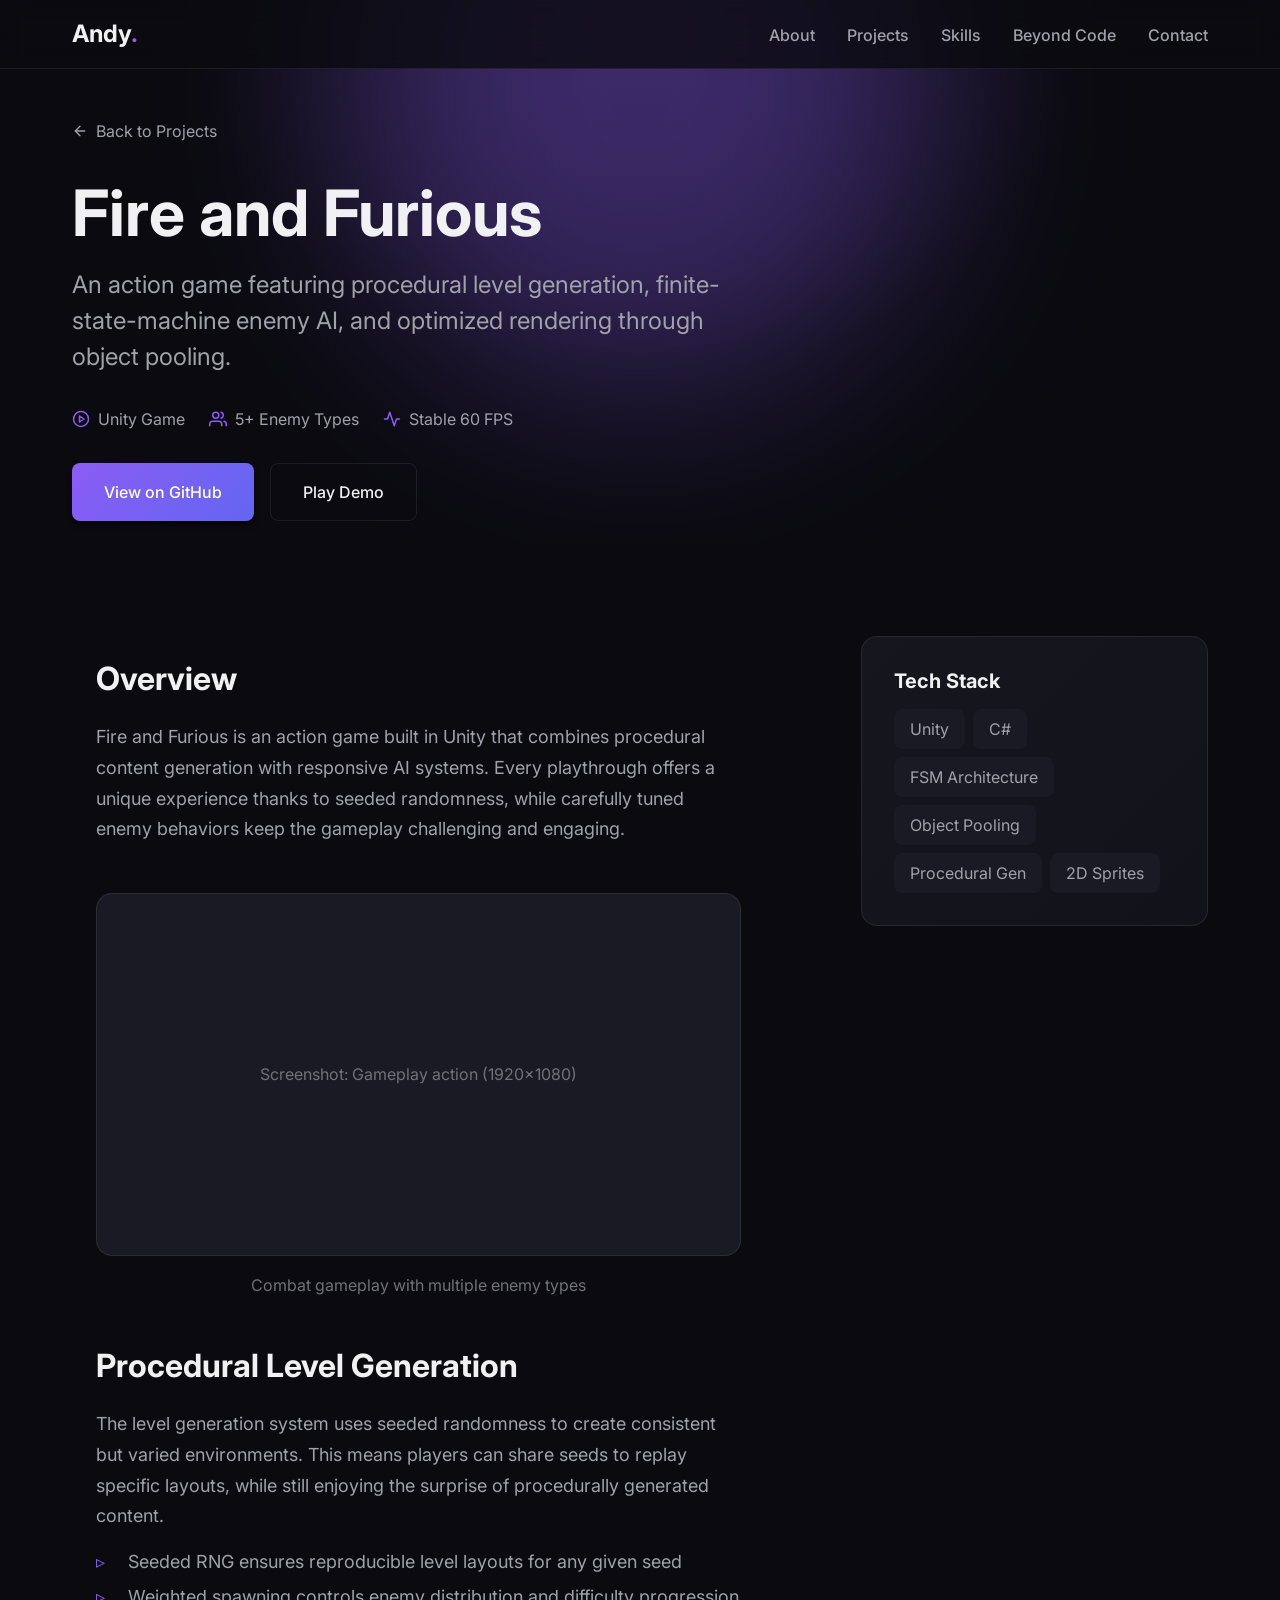
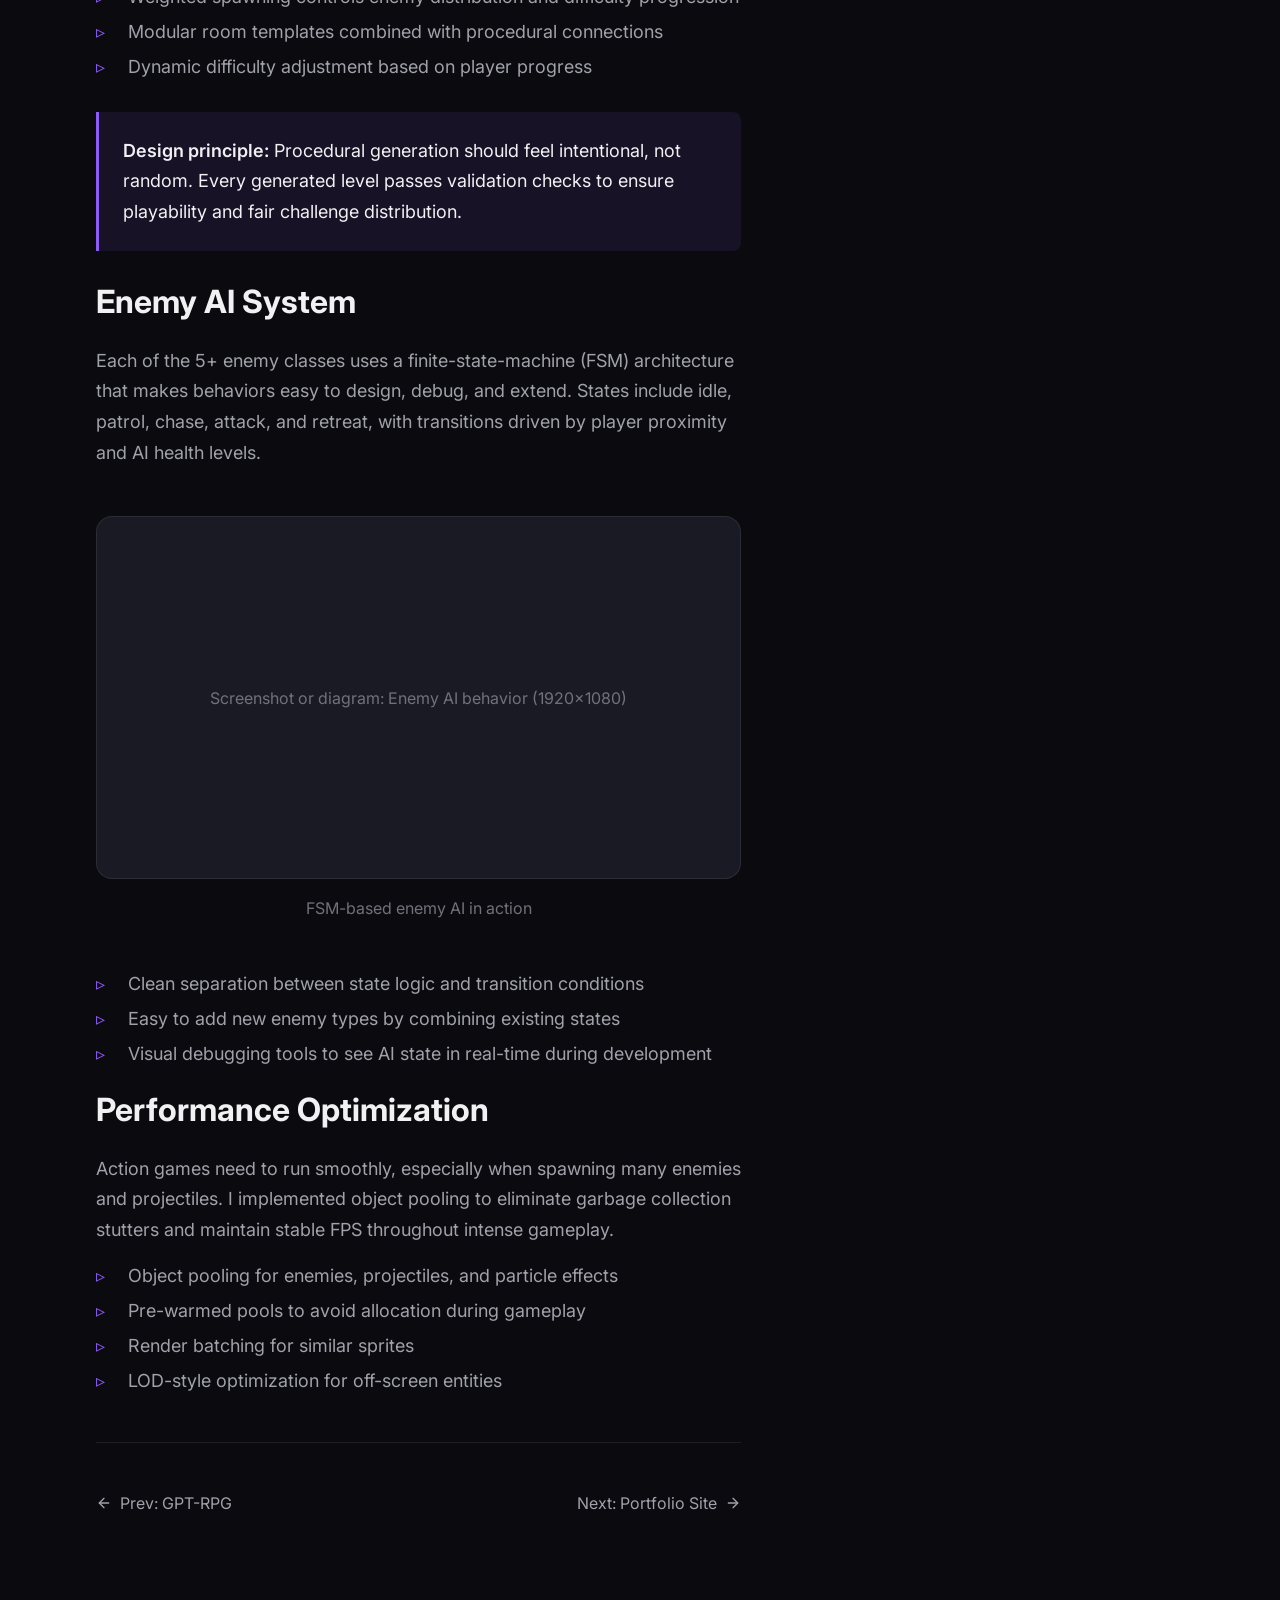
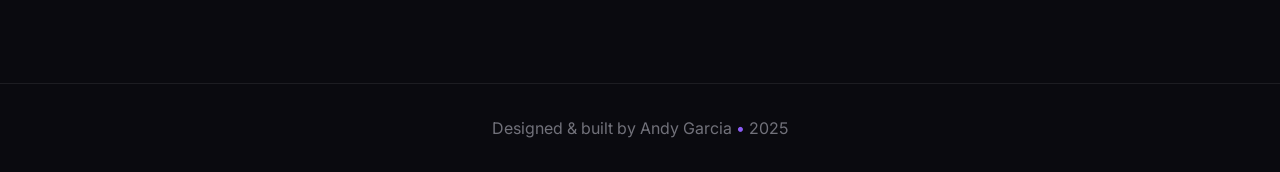
<file: projects/fire-and-furious.html>
<!DOCTYPE html>
<html lang="en">
<head>
  <meta charset="UTF-8">
  <meta name="viewport" content="width=device-width, initial-scale=1.0">
  <meta name="description" content="Fire and Furious - An action game with procedural level generation and FSM-based AI">
  <title>Fire and Furious | Andy Garcia</title>
  <link rel="icon" type="image/svg+xml" href="data:image/svg+xml,<svg xmlns='http://www.w3.org/2000/svg' viewBox='0 0 100 100'><text y='.9em' font-size='90'>AG</text></svg>">
  <link rel="stylesheet" href="../css/style.css">
  <style>
    .project-hero {
      min-height: 60vh;
      display: flex;
      align-items: center;
      position: relative;
      padding-top: 100px;
      overflow: hidden;
    }

    .project-hero::before {
      content: '';
      position: absolute;
      inset: 0;
      background: var(--gradient-hero);
      pointer-events: none;
    }

    .project-hero-content {
      position: relative;
      z-index: 1;
    }

    .project-back {
      display: inline-flex;
      align-items: center;
      gap: var(--space-sm);
      color: var(--color-text-secondary);
      font-size: var(--font-size-sm);
      margin-bottom: var(--space-xl);
      transition: color var(--transition-fast);
    }

    .project-back:hover {
      color: var(--color-text-accent);
    }

    .project-back svg {
      width: 16px;
      height: 16px;
    }

    .project-hero-title {
      font-size: var(--font-size-4xl);
      margin-bottom: var(--space-md);
    }

    .project-hero-subtitle {
      font-size: var(--font-size-xl);
      color: var(--color-text-secondary);
      max-width: 700px;
      margin-bottom: var(--space-xl);
    }

    .project-meta {
      display: flex;
      flex-wrap: wrap;
      gap: var(--space-lg);
      margin-bottom: var(--space-xl);
    }

    .project-meta-item {
      display: flex;
      align-items: center;
      gap: var(--space-sm);
      color: var(--color-text-secondary);
      font-size: var(--font-size-sm);
    }

    .project-meta-item svg {
      width: 18px;
      height: 18px;
      color: var(--color-accent-primary);
    }

    .project-links {
      display: flex;
      flex-wrap: wrap;
      gap: var(--space-md);
    }

    .project-detail-section {
      padding: var(--space-4xl) 0;
    }

    .project-detail-section:nth-child(even) {
      background: var(--color-bg-secondary);
    }

    .project-content-grid {
      display: grid;
      grid-template-columns: 2fr 1fr;
      gap: var(--space-4xl);
    }

    .project-content h3 {
      margin-bottom: var(--space-lg);
      color: var(--color-text-primary);
    }

    .project-content p {
      margin-bottom: var(--space-md);
      line-height: var(--line-height-relaxed);
    }

    .project-content ul {
      list-style: none;
      padding: 0;
      margin-bottom: var(--space-lg);
    }

    .project-content li {
      position: relative;
      padding-left: var(--space-xl);
      margin-bottom: var(--space-sm);
      color: var(--color-text-secondary);
    }

    .project-content li::before {
      content: '▹';
      position: absolute;
      left: 0;
      color: var(--color-accent-primary);
    }

    .project-sidebar {
      position: sticky;
      top: 100px;
    }

    .project-tech-stack {
      background: var(--gradient-card);
      border: 1px solid var(--color-border);
      border-radius: var(--radius-xl);
      padding: var(--space-xl);
    }

    .project-tech-stack h4 {
      font-size: var(--font-size-lg);
      margin-bottom: var(--space-md);
    }

    .tech-list {
      display: flex;
      flex-wrap: wrap;
      gap: var(--space-sm);
    }

    .tech-item {
      font-size: var(--font-size-sm);
      padding: var(--space-sm) var(--space-md);
      background: var(--color-bg-tertiary);
      border-radius: var(--radius-md);
      color: var(--color-text-secondary);
    }

    .project-image-showcase {
      margin: var(--space-2xl) 0;
    }

    .showcase-image {
      background: var(--color-bg-tertiary);
      border: 1px solid var(--color-border);
      border-radius: var(--radius-xl);
      overflow: hidden;
      aspect-ratio: 16/9;
      display: flex;
      align-items: center;
      justify-content: center;
      color: var(--color-text-tertiary);
      font-size: var(--font-size-sm);
    }

    .showcase-caption {
      text-align: center;
      margin-top: var(--space-md);
      color: var(--color-text-tertiary);
      font-size: var(--font-size-sm);
    }

    .highlight-box {
      background: var(--color-accent-subtle);
      border-left: 3px solid var(--color-accent-primary);
      padding: var(--space-lg);
      border-radius: 0 var(--radius-md) var(--radius-md) 0;
      margin: var(--space-xl) 0;
    }

    .highlight-box p {
      margin: 0;
      color: var(--color-text-primary);
    }

    .project-nav {
      display: flex;
      justify-content: space-between;
      padding: var(--space-2xl) 0;
      border-top: 1px solid var(--color-border);
      margin-top: var(--space-2xl);
    }

    .project-nav-link {
      display: flex;
      align-items: center;
      gap: var(--space-sm);
      color: var(--color-text-secondary);
      font-size: var(--font-size-sm);
      transition: color var(--transition-fast);
    }

    .project-nav-link:hover {
      color: var(--color-text-accent);
    }

    .project-nav-link svg {
      width: 16px;
      height: 16px;
    }

    @media (max-width: 968px) {
      .project-content-grid {
        grid-template-columns: 1fr;
      }

      .project-sidebar {
        position: static;
      }
    }
  </style>
</head>
<body>
  <!-- Navigation -->
  <nav class="nav">
    <div class="container nav-container">
      <a href="../index.html" class="nav-logo">Andy<span>.</span></a>
      <ul class="nav-links" id="nav-links">
        <li><a href="../index.html#about" class="nav-link">About</a></li>
        <li><a href="../index.html#projects" class="nav-link">Projects</a></li>
        <li><a href="../index.html#skills" class="nav-link">Skills</a></li>
        <li><a href="../index.html#personal" class="nav-link">Beyond Code</a></li>
        <li><a href="../index.html#contact" class="nav-link">Contact</a></li>
      </ul>
      <button class="nav-toggle" id="nav-toggle" aria-label="Toggle navigation">
        <span></span>
        <span></span>
        <span></span>
      </button>
    </div>
  </nav>

  <!-- Project Hero -->
  <section class="project-hero">
    <div class="hero-bg">
      <div class="hero-bg-gradient hero-bg-gradient-1"></div>
    </div>
    <div class="container project-hero-content">
      <a href="../index.html#projects" class="project-back">
        <svg xmlns="http://www.w3.org/2000/svg" viewBox="0 0 24 24" fill="none" stroke="currentColor" stroke-width="2" stroke-linecap="round" stroke-linejoin="round">
          <line x1="19" y1="12" x2="5" y2="12"></line>
          <polyline points="12 19 5 12 12 5"></polyline>
        </svg>
        Back to Projects
      </a>

      <h1 class="project-hero-title">Fire and Furious</h1>
      <p class="project-hero-subtitle">
        An action game featuring procedural level generation, finite-state-machine enemy AI,
        and optimized rendering through object pooling.
      </p>

      <div class="project-meta">
        <div class="project-meta-item">
          <svg xmlns="http://www.w3.org/2000/svg" viewBox="0 0 24 24" fill="none" stroke="currentColor" stroke-width="2" stroke-linecap="round" stroke-linejoin="round">
            <circle cx="12" cy="12" r="10"></circle>
            <polygon points="10 8 16 12 10 16 10 8"></polygon>
          </svg>
          <span>Unity Game</span>
        </div>
        <div class="project-meta-item">
          <svg xmlns="http://www.w3.org/2000/svg" viewBox="0 0 24 24" fill="none" stroke="currentColor" stroke-width="2" stroke-linecap="round" stroke-linejoin="round">
            <path d="M17 21v-2a4 4 0 0 0-4-4H5a4 4 0 0 0-4 4v2"></path>
            <circle cx="9" cy="7" r="4"></circle>
            <path d="M23 21v-2a4 4 0 0 0-3-3.87"></path>
            <path d="M16 3.13a4 4 0 0 1 0 7.75"></path>
          </svg>
          <span>5+ Enemy Types</span>
        </div>
        <div class="project-meta-item">
          <svg xmlns="http://www.w3.org/2000/svg" viewBox="0 0 24 24" fill="none" stroke="currentColor" stroke-width="2" stroke-linecap="round" stroke-linejoin="round">
            <polyline points="22 12 18 12 15 21 9 3 6 12 2 12"></polyline>
          </svg>
          <span>Stable 60 FPS</span>
        </div>
      </div>

      <div class="project-links">
        <a href="#" class="btn btn-primary btn-animated">View on GitHub</a>
        <a href="#" class="btn btn-secondary">Play Demo</a>
      </div>
    </div>
  </section>

  <!-- Project Details -->
  <section class="project-detail-section">
    <div class="container">
      <div class="project-content-grid">
        <div class="project-content">
          <h3>Overview</h3>
          <p>
            Fire and Furious is an action game built in Unity that combines procedural content
            generation with responsive AI systems. Every playthrough offers a unique experience
            thanks to seeded randomness, while carefully tuned enemy behaviors keep the gameplay
            challenging and engaging.
          </p>

          <div class="project-image-showcase">
            <div class="showcase-image">
              <span>Screenshot: Gameplay action (1920x1080)</span>
            </div>
            <p class="showcase-caption">Combat gameplay with multiple enemy types</p>
          </div>

          <h3>Procedural Level Generation</h3>
          <p>
            The level generation system uses seeded randomness to create consistent but varied
            environments. This means players can share seeds to replay specific layouts, while
            still enjoying the surprise of procedurally generated content.
          </p>

          <ul>
            <li>Seeded RNG ensures reproducible level layouts for any given seed</li>
            <li>Weighted spawning controls enemy distribution and difficulty progression</li>
            <li>Modular room templates combined with procedural connections</li>
            <li>Dynamic difficulty adjustment based on player progress</li>
          </ul>

          <div class="highlight-box">
            <p>
              <strong>Design principle:</strong> Procedural generation should feel intentional,
              not random. Every generated level passes validation checks to ensure playability
              and fair challenge distribution.
            </p>
          </div>

          <h3>Enemy AI System</h3>
          <p>
            Each of the 5+ enemy classes uses a finite-state-machine (FSM) architecture that
            makes behaviors easy to design, debug, and extend. States include idle, patrol,
            chase, attack, and retreat, with transitions driven by player proximity and AI
            health levels.
          </p>

          <div class="project-image-showcase">
            <div class="showcase-image">
              <span>Screenshot or diagram: Enemy AI behavior (1920x1080)</span>
            </div>
            <p class="showcase-caption">FSM-based enemy AI in action</p>
          </div>

          <ul>
            <li>Clean separation between state logic and transition conditions</li>
            <li>Easy to add new enemy types by combining existing states</li>
            <li>Visual debugging tools to see AI state in real-time during development</li>
          </ul>

          <h3>Performance Optimization</h3>
          <p>
            Action games need to run smoothly, especially when spawning many enemies and
            projectiles. I implemented object pooling to eliminate garbage collection stutters
            and maintain stable FPS throughout intense gameplay.
          </p>

          <ul>
            <li>Object pooling for enemies, projectiles, and particle effects</li>
            <li>Pre-warmed pools to avoid allocation during gameplay</li>
            <li>Render batching for similar sprites</li>
            <li>LOD-style optimization for off-screen entities</li>
          </ul>

          <div class="project-nav">
            <a href="gpt-rpg.html" class="project-nav-link">
              <svg xmlns="http://www.w3.org/2000/svg" viewBox="0 0 24 24" fill="none" stroke="currentColor" stroke-width="2" stroke-linecap="round" stroke-linejoin="round">
                <line x1="19" y1="12" x2="5" y2="12"></line>
                <polyline points="12 19 5 12 12 5"></polyline>
              </svg>
              Prev: GPT-RPG
            </a>
            <a href="portfolio-site.html" class="project-nav-link">
              Next: Portfolio Site
              <svg xmlns="http://www.w3.org/2000/svg" viewBox="0 0 24 24" fill="none" stroke="currentColor" stroke-width="2" stroke-linecap="round" stroke-linejoin="round">
                <line x1="5" y1="12" x2="19" y2="12"></line>
                <polyline points="12 5 19 12 12 19"></polyline>
              </svg>
            </a>
          </div>
        </div>

        <aside class="project-sidebar">
          <div class="project-tech-stack">
            <h4>Tech Stack</h4>
            <div class="tech-list">
              <span class="tech-item">Unity</span>
              <span class="tech-item">C#</span>
              <span class="tech-item">FSM Architecture</span>
              <span class="tech-item">Object Pooling</span>
              <span class="tech-item">Procedural Gen</span>
              <span class="tech-item">2D Sprites</span>
            </div>
          </div>
        </aside>
      </div>
    </div>
  </section>

  <!-- Footer -->
  <footer class="footer">
    <div class="container">
      <p class="footer-text">
        Designed & built by Andy Garcia <span>•</span> 2025
      </p>
    </div>
  </footer>

  <script src="../js/main.js"></script>
</body>
</html>
</file>
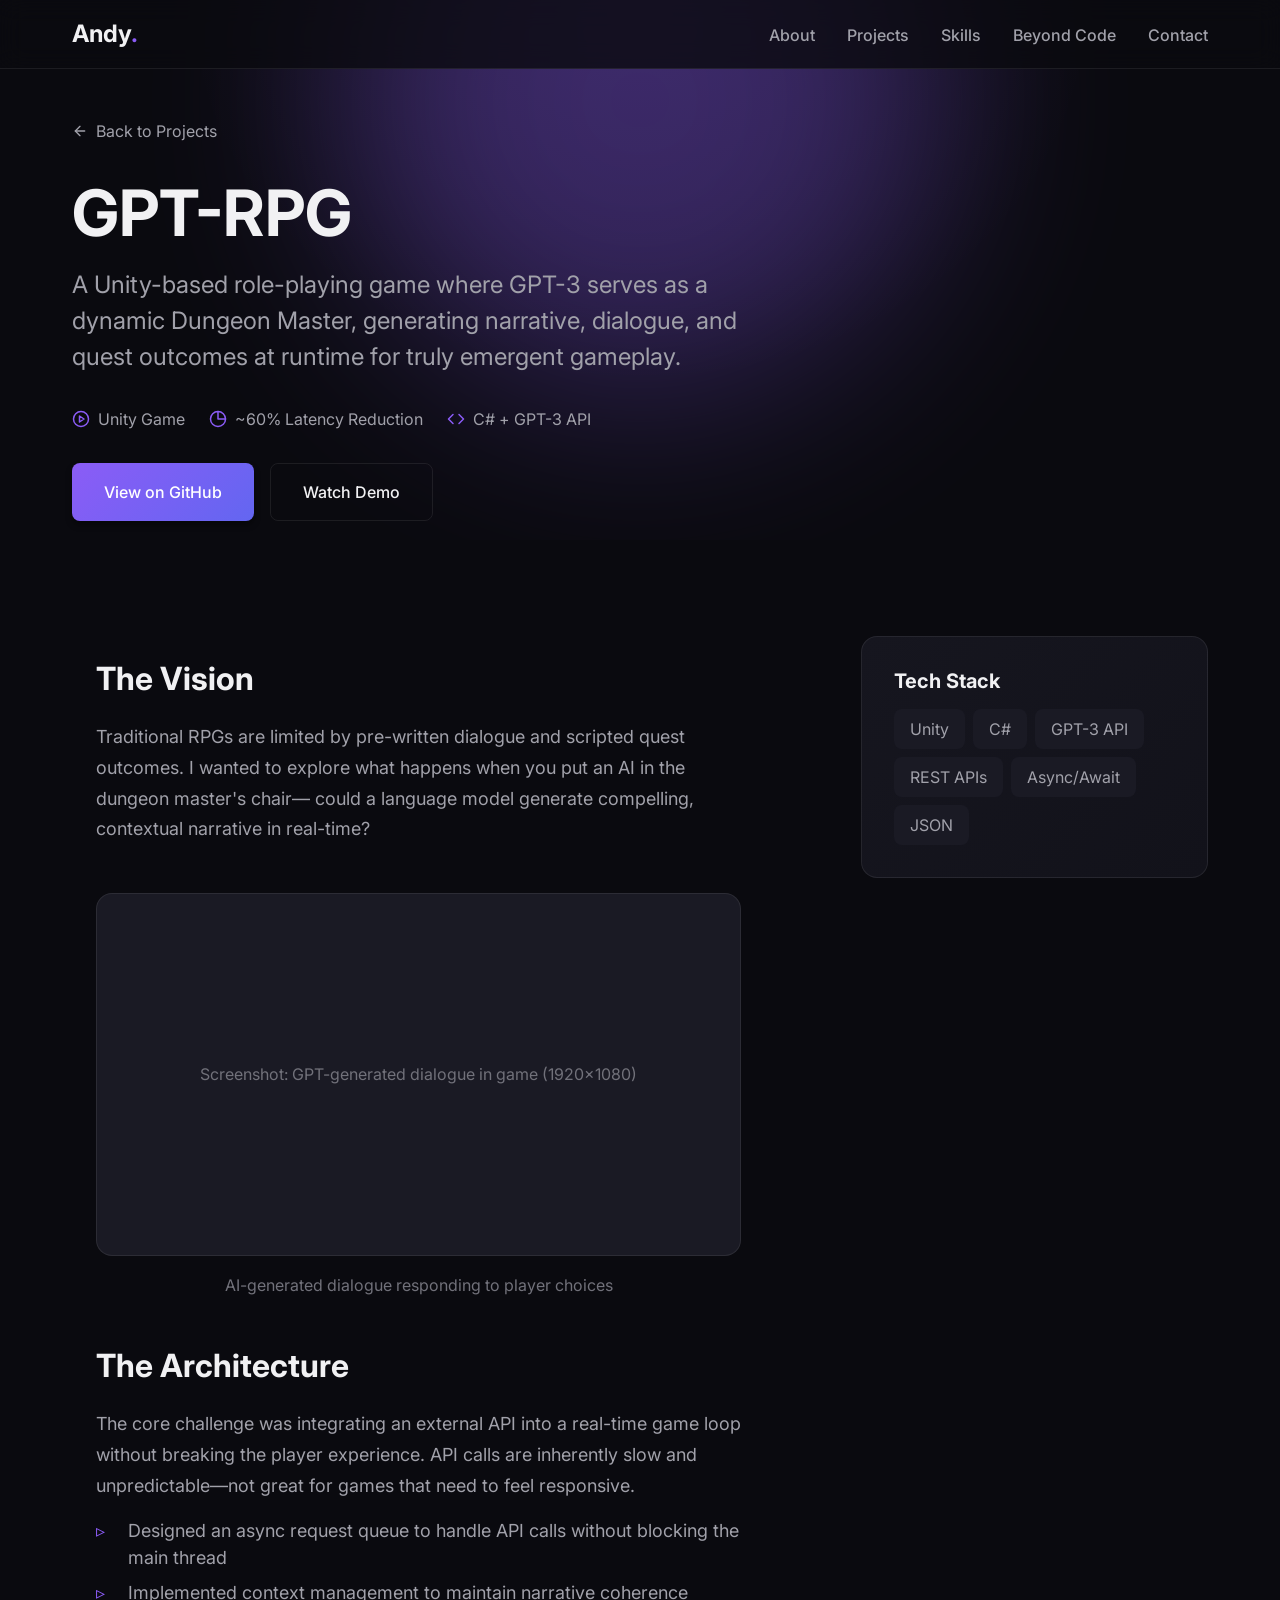
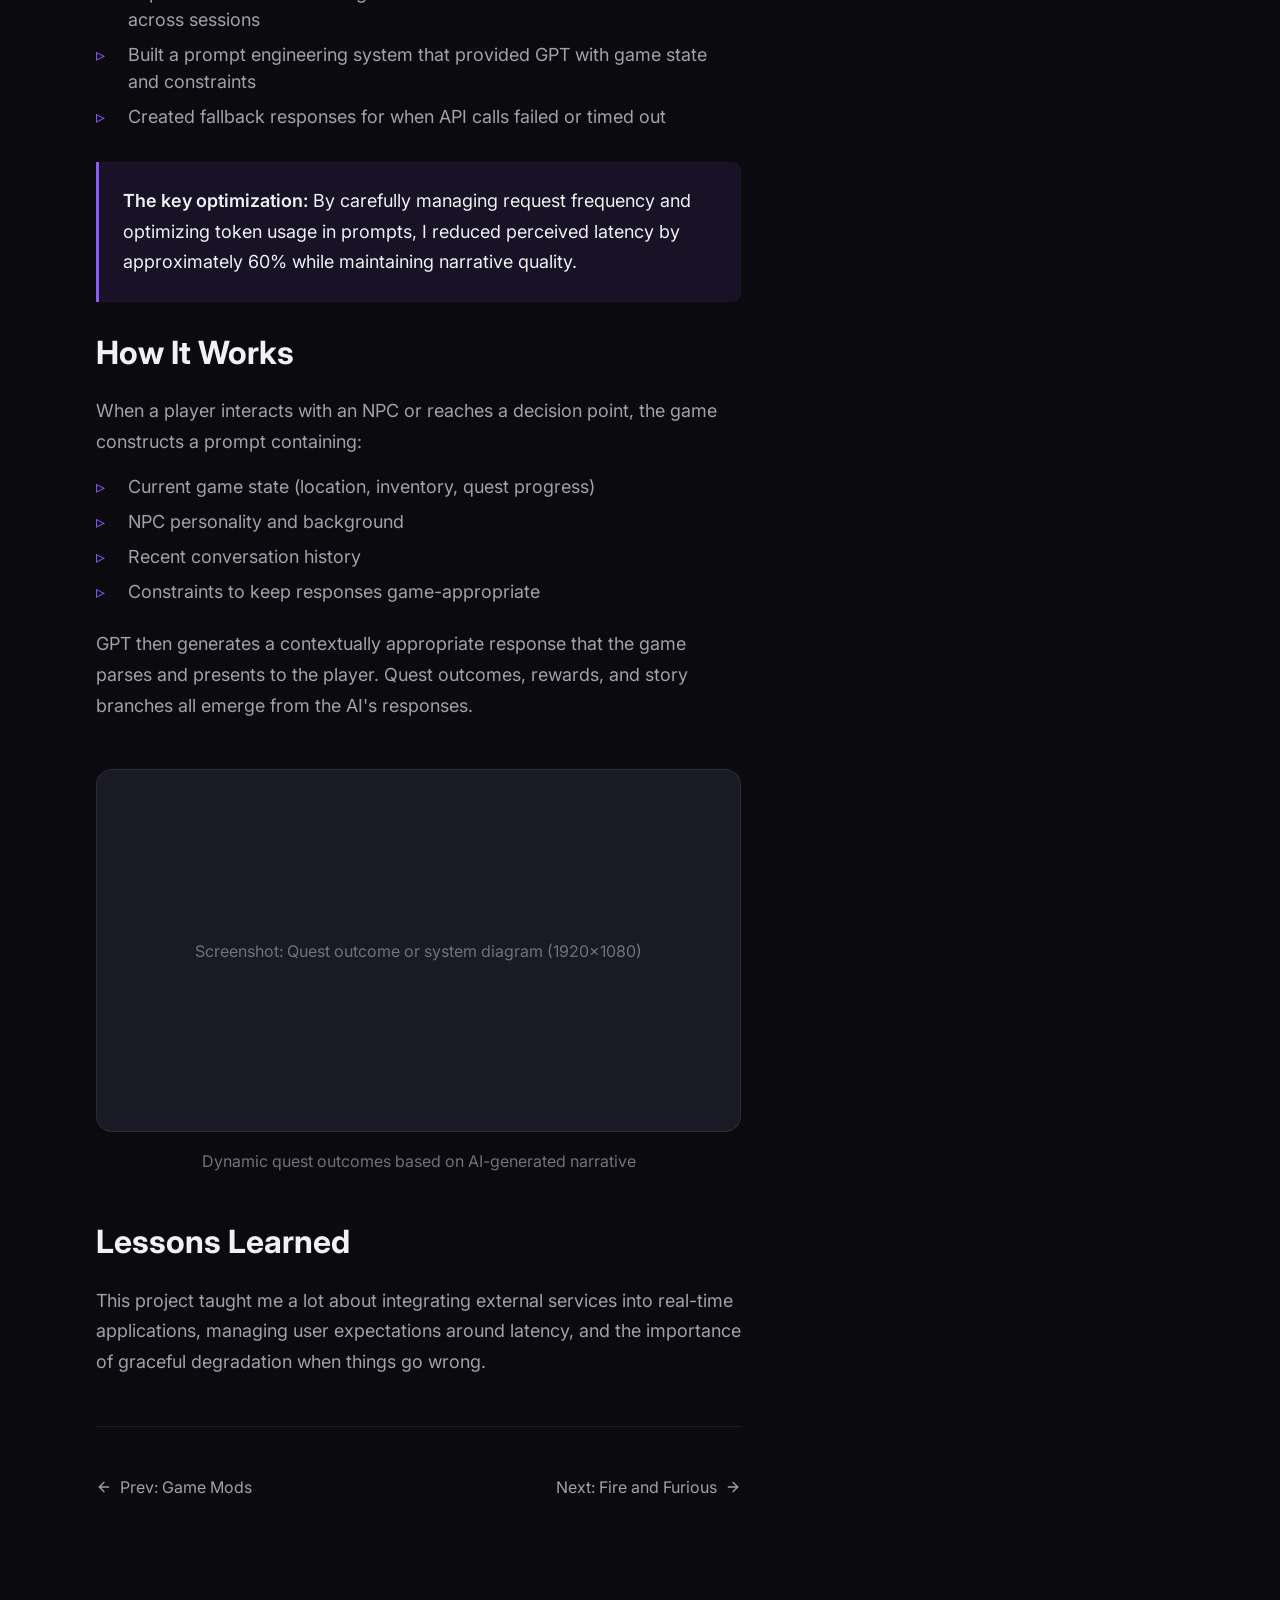
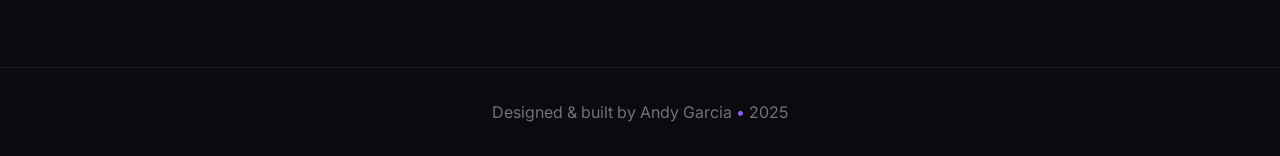
<file: projects/gpt-rpg.html>
<!DOCTYPE html>
<html lang="en">
<head>
  <meta charset="UTF-8">
  <meta name="viewport" content="width=device-width, initial-scale=1.0">
  <meta name="description" content="GPT-RPG - A Unity-based RPG with AI-powered dynamic storytelling using GPT-3">
  <title>GPT-RPG | Andy Garcia</title>
  <link rel="icon" type="image/svg+xml" href="data:image/svg+xml,<svg xmlns='http://www.w3.org/2000/svg' viewBox='0 0 100 100'><text y='.9em' font-size='90'>AG</text></svg>">
  <link rel="stylesheet" href="../css/style.css">
  <style>
    .project-hero {
      min-height: 60vh;
      display: flex;
      align-items: center;
      position: relative;
      padding-top: 100px;
      overflow: hidden;
    }

    .project-hero::before {
      content: '';
      position: absolute;
      inset: 0;
      background: var(--gradient-hero);
      pointer-events: none;
    }

    .project-hero-content {
      position: relative;
      z-index: 1;
    }

    .project-back {
      display: inline-flex;
      align-items: center;
      gap: var(--space-sm);
      color: var(--color-text-secondary);
      font-size: var(--font-size-sm);
      margin-bottom: var(--space-xl);
      transition: color var(--transition-fast);
    }

    .project-back:hover {
      color: var(--color-text-accent);
    }

    .project-back svg {
      width: 16px;
      height: 16px;
    }

    .project-hero-title {
      font-size: var(--font-size-4xl);
      margin-bottom: var(--space-md);
    }

    .project-hero-subtitle {
      font-size: var(--font-size-xl);
      color: var(--color-text-secondary);
      max-width: 700px;
      margin-bottom: var(--space-xl);
    }

    .project-meta {
      display: flex;
      flex-wrap: wrap;
      gap: var(--space-lg);
      margin-bottom: var(--space-xl);
    }

    .project-meta-item {
      display: flex;
      align-items: center;
      gap: var(--space-sm);
      color: var(--color-text-secondary);
      font-size: var(--font-size-sm);
    }

    .project-meta-item svg {
      width: 18px;
      height: 18px;
      color: var(--color-accent-primary);
    }

    .project-links {
      display: flex;
      flex-wrap: wrap;
      gap: var(--space-md);
    }

    .project-detail-section {
      padding: var(--space-4xl) 0;
    }

    .project-detail-section:nth-child(even) {
      background: var(--color-bg-secondary);
    }

    .project-content-grid {
      display: grid;
      grid-template-columns: 2fr 1fr;
      gap: var(--space-4xl);
    }

    .project-content h3 {
      margin-bottom: var(--space-lg);
      color: var(--color-text-primary);
    }

    .project-content p {
      margin-bottom: var(--space-md);
      line-height: var(--line-height-relaxed);
    }

    .project-content ul {
      list-style: none;
      padding: 0;
      margin-bottom: var(--space-lg);
    }

    .project-content li {
      position: relative;
      padding-left: var(--space-xl);
      margin-bottom: var(--space-sm);
      color: var(--color-text-secondary);
    }

    .project-content li::before {
      content: '▹';
      position: absolute;
      left: 0;
      color: var(--color-accent-primary);
    }

    .project-sidebar {
      position: sticky;
      top: 100px;
    }

    .project-tech-stack {
      background: var(--gradient-card);
      border: 1px solid var(--color-border);
      border-radius: var(--radius-xl);
      padding: var(--space-xl);
    }

    .project-tech-stack h4 {
      font-size: var(--font-size-lg);
      margin-bottom: var(--space-md);
    }

    .tech-list {
      display: flex;
      flex-wrap: wrap;
      gap: var(--space-sm);
    }

    .tech-item {
      font-size: var(--font-size-sm);
      padding: var(--space-sm) var(--space-md);
      background: var(--color-bg-tertiary);
      border-radius: var(--radius-md);
      color: var(--color-text-secondary);
    }

    .project-image-showcase {
      margin: var(--space-2xl) 0;
    }

    .showcase-image {
      background: var(--color-bg-tertiary);
      border: 1px solid var(--color-border);
      border-radius: var(--radius-xl);
      overflow: hidden;
      aspect-ratio: 16/9;
      display: flex;
      align-items: center;
      justify-content: center;
      color: var(--color-text-tertiary);
      font-size: var(--font-size-sm);
    }

    .showcase-caption {
      text-align: center;
      margin-top: var(--space-md);
      color: var(--color-text-tertiary);
      font-size: var(--font-size-sm);
    }

    .highlight-box {
      background: var(--color-accent-subtle);
      border-left: 3px solid var(--color-accent-primary);
      padding: var(--space-lg);
      border-radius: 0 var(--radius-md) var(--radius-md) 0;
      margin: var(--space-xl) 0;
    }

    .highlight-box p {
      margin: 0;
      color: var(--color-text-primary);
    }

    .project-nav {
      display: flex;
      justify-content: space-between;
      padding: var(--space-2xl) 0;
      border-top: 1px solid var(--color-border);
      margin-top: var(--space-2xl);
    }

    .project-nav-link {
      display: flex;
      align-items: center;
      gap: var(--space-sm);
      color: var(--color-text-secondary);
      font-size: var(--font-size-sm);
      transition: color var(--transition-fast);
    }

    .project-nav-link:hover {
      color: var(--color-text-accent);
    }

    .project-nav-link svg {
      width: 16px;
      height: 16px;
    }

    @media (max-width: 968px) {
      .project-content-grid {
        grid-template-columns: 1fr;
      }

      .project-sidebar {
        position: static;
      }
    }
  </style>
</head>
<body>
  <!-- Navigation -->
  <nav class="nav">
    <div class="container nav-container">
      <a href="../index.html" class="nav-logo">Andy<span>.</span></a>
      <ul class="nav-links" id="nav-links">
        <li><a href="../index.html#about" class="nav-link">About</a></li>
        <li><a href="../index.html#projects" class="nav-link">Projects</a></li>
        <li><a href="../index.html#skills" class="nav-link">Skills</a></li>
        <li><a href="../index.html#personal" class="nav-link">Beyond Code</a></li>
        <li><a href="../index.html#contact" class="nav-link">Contact</a></li>
      </ul>
      <button class="nav-toggle" id="nav-toggle" aria-label="Toggle navigation">
        <span></span>
        <span></span>
        <span></span>
      </button>
    </div>
  </nav>

  <!-- Project Hero -->
  <section class="project-hero">
    <div class="hero-bg">
      <div class="hero-bg-gradient hero-bg-gradient-1"></div>
    </div>
    <div class="container project-hero-content">
      <a href="../index.html#projects" class="project-back">
        <svg xmlns="http://www.w3.org/2000/svg" viewBox="0 0 24 24" fill="none" stroke="currentColor" stroke-width="2" stroke-linecap="round" stroke-linejoin="round">
          <line x1="19" y1="12" x2="5" y2="12"></line>
          <polyline points="12 19 5 12 12 5"></polyline>
        </svg>
        Back to Projects
      </a>

      <h1 class="project-hero-title">GPT-RPG</h1>
      <p class="project-hero-subtitle">
        A Unity-based role-playing game where GPT-3 serves as a dynamic Dungeon Master,
        generating narrative, dialogue, and quest outcomes at runtime for truly emergent gameplay.
      </p>

      <div class="project-meta">
        <div class="project-meta-item">
          <svg xmlns="http://www.w3.org/2000/svg" viewBox="0 0 24 24" fill="none" stroke="currentColor" stroke-width="2" stroke-linecap="round" stroke-linejoin="round">
            <circle cx="12" cy="12" r="10"></circle>
            <polygon points="10 8 16 12 10 16 10 8"></polygon>
          </svg>
          <span>Unity Game</span>
        </div>
        <div class="project-meta-item">
          <svg xmlns="http://www.w3.org/2000/svg" viewBox="0 0 24 24" fill="none" stroke="currentColor" stroke-width="2" stroke-linecap="round" stroke-linejoin="round">
            <path d="M12 2a10 10 0 1 0 10 10H12V2z"></path>
            <path d="M12 2a10 10 0 0 1 10 10"></path>
          </svg>
          <span>~60% Latency Reduction</span>
        </div>
        <div class="project-meta-item">
          <svg xmlns="http://www.w3.org/2000/svg" viewBox="0 0 24 24" fill="none" stroke="currentColor" stroke-width="2" stroke-linecap="round" stroke-linejoin="round">
            <polyline points="16 18 22 12 16 6"></polyline>
            <polyline points="8 6 2 12 8 18"></polyline>
          </svg>
          <span>C# + GPT-3 API</span>
        </div>
      </div>

      <div class="project-links">
        <a href="#" class="btn btn-primary btn-animated">View on GitHub</a>
        <a href="#" class="btn btn-secondary">Watch Demo</a>
      </div>
    </div>
  </section>

  <!-- Project Details -->
  <section class="project-detail-section">
    <div class="container">
      <div class="project-content-grid">
        <div class="project-content">
          <h3>The Vision</h3>
          <p>
            Traditional RPGs are limited by pre-written dialogue and scripted quest outcomes.
            I wanted to explore what happens when you put an AI in the dungeon master's chair—
            could a language model generate compelling, contextual narrative in real-time?
          </p>

          <div class="project-image-showcase">
            <div class="showcase-image">
              <span>Screenshot: GPT-generated dialogue in game (1920x1080)</span>
            </div>
            <p class="showcase-caption">AI-generated dialogue responding to player choices</p>
          </div>

          <h3>The Architecture</h3>
          <p>
            The core challenge was integrating an external API into a real-time game loop without
            breaking the player experience. API calls are inherently slow and unpredictable—not
            great for games that need to feel responsive.
          </p>

          <ul>
            <li>Designed an async request queue to handle API calls without blocking the main thread</li>
            <li>Implemented context management to maintain narrative coherence across sessions</li>
            <li>Built a prompt engineering system that provided GPT with game state and constraints</li>
            <li>Created fallback responses for when API calls failed or timed out</li>
          </ul>

          <div class="highlight-box">
            <p>
              <strong>The key optimization:</strong> By carefully managing request frequency and
              optimizing token usage in prompts, I reduced perceived latency by approximately 60%
              while maintaining narrative quality.
            </p>
          </div>

          <h3>How It Works</h3>
          <p>
            When a player interacts with an NPC or reaches a decision point, the game constructs
            a prompt containing:
          </p>

          <ul>
            <li>Current game state (location, inventory, quest progress)</li>
            <li>NPC personality and background</li>
            <li>Recent conversation history</li>
            <li>Constraints to keep responses game-appropriate</li>
          </ul>

          <p>
            GPT then generates a contextually appropriate response that the game parses and
            presents to the player. Quest outcomes, rewards, and story branches all emerge
            from the AI's responses.
          </p>

          <div class="project-image-showcase">
            <div class="showcase-image">
              <span>Screenshot: Quest outcome or system diagram (1920x1080)</span>
            </div>
            <p class="showcase-caption">Dynamic quest outcomes based on AI-generated narrative</p>
          </div>

          <h3>Lessons Learned</h3>
          <p>
            This project taught me a lot about integrating external services into real-time
            applications, managing user expectations around latency, and the importance of
            graceful degradation when things go wrong.
          </p>

          <div class="project-nav">
            <a href="bannerlord-mods.html" class="project-nav-link">
              <svg xmlns="http://www.w3.org/2000/svg" viewBox="0 0 24 24" fill="none" stroke="currentColor" stroke-width="2" stroke-linecap="round" stroke-linejoin="round">
                <line x1="19" y1="12" x2="5" y2="12"></line>
                <polyline points="12 19 5 12 12 5"></polyline>
              </svg>
              Prev: Game Mods
            </a>
            <a href="fire-and-furious.html" class="project-nav-link">
              Next: Fire and Furious
              <svg xmlns="http://www.w3.org/2000/svg" viewBox="0 0 24 24" fill="none" stroke="currentColor" stroke-width="2" stroke-linecap="round" stroke-linejoin="round">
                <line x1="5" y1="12" x2="19" y2="12"></line>
                <polyline points="12 5 19 12 12 19"></polyline>
              </svg>
            </a>
          </div>
        </div>

        <aside class="project-sidebar">
          <div class="project-tech-stack">
            <h4>Tech Stack</h4>
            <div class="tech-list">
              <span class="tech-item">Unity</span>
              <span class="tech-item">C#</span>
              <span class="tech-item">GPT-3 API</span>
              <span class="tech-item">REST APIs</span>
              <span class="tech-item">Async/Await</span>
              <span class="tech-item">JSON</span>
            </div>
          </div>
        </aside>
      </div>
    </div>
  </section>

  <!-- Footer -->
  <footer class="footer">
    <div class="container">
      <p class="footer-text">
        Designed & built by Andy Garcia <span>•</span> 2025
      </p>
    </div>
  </footer>

  <script src="../js/main.js"></script>
</body>
</html>
</file>
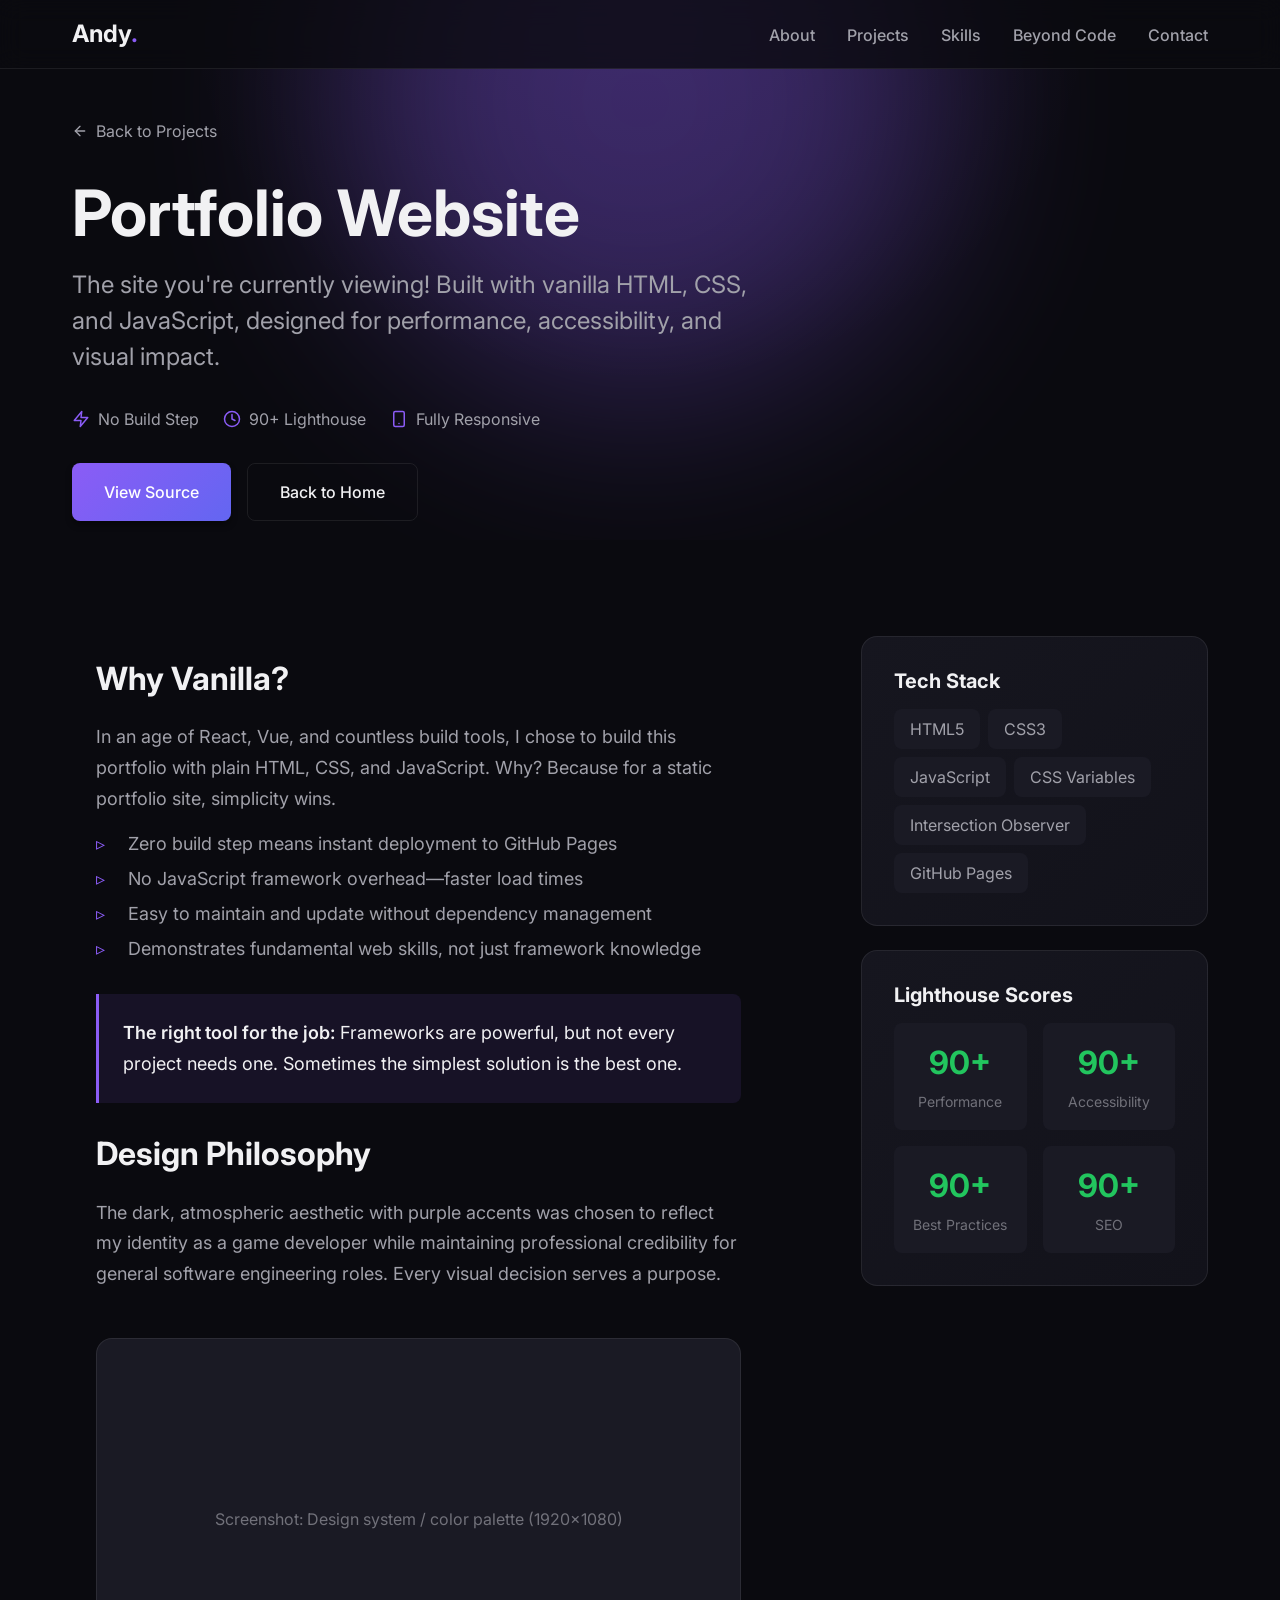
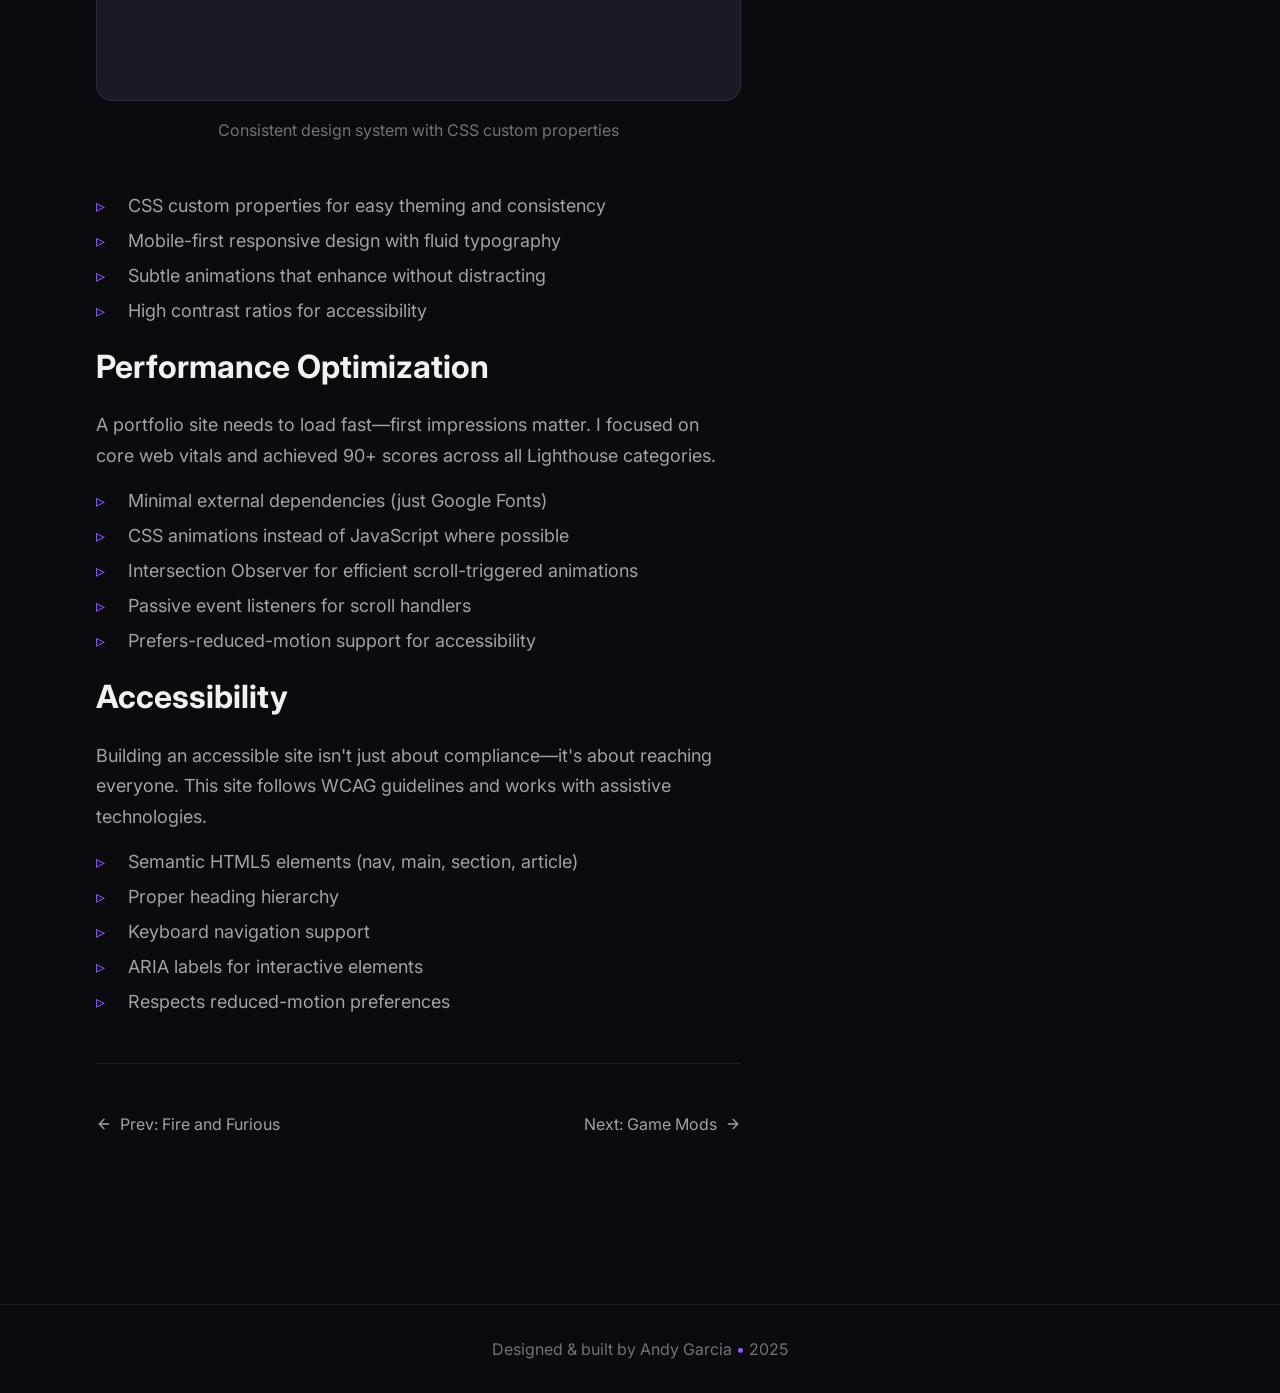
<file: projects/portfolio-site.html>
<!DOCTYPE html>
<html lang="en">
<head>
  <meta charset="UTF-8">
  <meta name="viewport" content="width=device-width, initial-scale=1.0">
  <meta name="description" content="Portfolio Website - Built with vanilla HTML, CSS, and JavaScript for optimal performance">
  <title>Portfolio Site | Andy Garcia</title>
  <link rel="icon" type="image/svg+xml" href="data:image/svg+xml,<svg xmlns='http://www.w3.org/2000/svg' viewBox='0 0 100 100'><text y='.9em' font-size='90'>AG</text></svg>">
  <link rel="stylesheet" href="../css/style.css">
  <style>
    .project-hero {
      min-height: 60vh;
      display: flex;
      align-items: center;
      position: relative;
      padding-top: 100px;
      overflow: hidden;
    }

    .project-hero::before {
      content: '';
      position: absolute;
      inset: 0;
      background: var(--gradient-hero);
      pointer-events: none;
    }

    .project-hero-content {
      position: relative;
      z-index: 1;
    }

    .project-back {
      display: inline-flex;
      align-items: center;
      gap: var(--space-sm);
      color: var(--color-text-secondary);
      font-size: var(--font-size-sm);
      margin-bottom: var(--space-xl);
      transition: color var(--transition-fast);
    }

    .project-back:hover {
      color: var(--color-text-accent);
    }

    .project-back svg {
      width: 16px;
      height: 16px;
    }

    .project-hero-title {
      font-size: var(--font-size-4xl);
      margin-bottom: var(--space-md);
    }

    .project-hero-subtitle {
      font-size: var(--font-size-xl);
      color: var(--color-text-secondary);
      max-width: 700px;
      margin-bottom: var(--space-xl);
    }

    .project-meta {
      display: flex;
      flex-wrap: wrap;
      gap: var(--space-lg);
      margin-bottom: var(--space-xl);
    }

    .project-meta-item {
      display: flex;
      align-items: center;
      gap: var(--space-sm);
      color: var(--color-text-secondary);
      font-size: var(--font-size-sm);
    }

    .project-meta-item svg {
      width: 18px;
      height: 18px;
      color: var(--color-accent-primary);
    }

    .project-links {
      display: flex;
      flex-wrap: wrap;
      gap: var(--space-md);
    }

    .project-detail-section {
      padding: var(--space-4xl) 0;
    }

    .project-detail-section:nth-child(even) {
      background: var(--color-bg-secondary);
    }

    .project-content-grid {
      display: grid;
      grid-template-columns: 2fr 1fr;
      gap: var(--space-4xl);
    }

    .project-content h3 {
      margin-bottom: var(--space-lg);
      color: var(--color-text-primary);
    }

    .project-content p {
      margin-bottom: var(--space-md);
      line-height: var(--line-height-relaxed);
    }

    .project-content ul {
      list-style: none;
      padding: 0;
      margin-bottom: var(--space-lg);
    }

    .project-content li {
      position: relative;
      padding-left: var(--space-xl);
      margin-bottom: var(--space-sm);
      color: var(--color-text-secondary);
    }

    .project-content li::before {
      content: '▹';
      position: absolute;
      left: 0;
      color: var(--color-accent-primary);
    }

    .project-sidebar {
      position: sticky;
      top: 100px;
    }

    .project-tech-stack {
      background: var(--gradient-card);
      border: 1px solid var(--color-border);
      border-radius: var(--radius-xl);
      padding: var(--space-xl);
      margin-bottom: var(--space-lg);
    }

    .project-tech-stack h4 {
      font-size: var(--font-size-lg);
      margin-bottom: var(--space-md);
    }

    .tech-list {
      display: flex;
      flex-wrap: wrap;
      gap: var(--space-sm);
    }

    .tech-item {
      font-size: var(--font-size-sm);
      padding: var(--space-sm) var(--space-md);
      background: var(--color-bg-tertiary);
      border-radius: var(--radius-md);
      color: var(--color-text-secondary);
    }

    .project-image-showcase {
      margin: var(--space-2xl) 0;
    }

    .showcase-image {
      background: var(--color-bg-tertiary);
      border: 1px solid var(--color-border);
      border-radius: var(--radius-xl);
      overflow: hidden;
      aspect-ratio: 16/9;
      display: flex;
      align-items: center;
      justify-content: center;
      color: var(--color-text-tertiary);
      font-size: var(--font-size-sm);
    }

    .showcase-caption {
      text-align: center;
      margin-top: var(--space-md);
      color: var(--color-text-tertiary);
      font-size: var(--font-size-sm);
    }

    .highlight-box {
      background: var(--color-accent-subtle);
      border-left: 3px solid var(--color-accent-primary);
      padding: var(--space-lg);
      border-radius: 0 var(--radius-md) var(--radius-md) 0;
      margin: var(--space-xl) 0;
    }

    .highlight-box p {
      margin: 0;
      color: var(--color-text-primary);
    }

    .lighthouse-scores {
      background: var(--gradient-card);
      border: 1px solid var(--color-border);
      border-radius: var(--radius-xl);
      padding: var(--space-xl);
    }

    .lighthouse-scores h4 {
      font-size: var(--font-size-lg);
      margin-bottom: var(--space-md);
    }

    .score-grid {
      display: grid;
      grid-template-columns: repeat(2, 1fr);
      gap: var(--space-md);
    }

    .score-item {
      text-align: center;
      padding: var(--space-md);
      background: var(--color-bg-tertiary);
      border-radius: var(--radius-md);
    }

    .score-value {
      font-size: var(--font-size-2xl);
      font-weight: var(--font-weight-bold);
      color: #22c55e;
      display: block;
    }

    .score-label {
      font-size: var(--font-size-xs);
      color: var(--color-text-tertiary);
    }

    .project-nav {
      display: flex;
      justify-content: space-between;
      padding: var(--space-2xl) 0;
      border-top: 1px solid var(--color-border);
      margin-top: var(--space-2xl);
    }

    .project-nav-link {
      display: flex;
      align-items: center;
      gap: var(--space-sm);
      color: var(--color-text-secondary);
      font-size: var(--font-size-sm);
      transition: color var(--transition-fast);
    }

    .project-nav-link:hover {
      color: var(--color-text-accent);
    }

    .project-nav-link svg {
      width: 16px;
      height: 16px;
    }

    @media (max-width: 968px) {
      .project-content-grid {
        grid-template-columns: 1fr;
      }

      .project-sidebar {
        position: static;
      }
    }
  </style>
</head>
<body>
  <!-- Navigation -->
  <nav class="nav">
    <div class="container nav-container">
      <a href="../index.html" class="nav-logo">Andy<span>.</span></a>
      <ul class="nav-links" id="nav-links">
        <li><a href="../index.html#about" class="nav-link">About</a></li>
        <li><a href="../index.html#projects" class="nav-link">Projects</a></li>
        <li><a href="../index.html#skills" class="nav-link">Skills</a></li>
        <li><a href="../index.html#personal" class="nav-link">Beyond Code</a></li>
        <li><a href="../index.html#contact" class="nav-link">Contact</a></li>
      </ul>
      <button class="nav-toggle" id="nav-toggle" aria-label="Toggle navigation">
        <span></span>
        <span></span>
        <span></span>
      </button>
    </div>
  </nav>

  <!-- Project Hero -->
  <section class="project-hero">
    <div class="hero-bg">
      <div class="hero-bg-gradient hero-bg-gradient-1"></div>
    </div>
    <div class="container project-hero-content">
      <a href="../index.html#projects" class="project-back">
        <svg xmlns="http://www.w3.org/2000/svg" viewBox="0 0 24 24" fill="none" stroke="currentColor" stroke-width="2" stroke-linecap="round" stroke-linejoin="round">
          <line x1="19" y1="12" x2="5" y2="12"></line>
          <polyline points="12 19 5 12 12 5"></polyline>
        </svg>
        Back to Projects
      </a>

      <h1 class="project-hero-title">Portfolio Website</h1>
      <p class="project-hero-subtitle">
        The site you're currently viewing! Built with vanilla HTML, CSS, and JavaScript,
        designed for performance, accessibility, and visual impact.
      </p>

      <div class="project-meta">
        <div class="project-meta-item">
          <svg xmlns="http://www.w3.org/2000/svg" viewBox="0 0 24 24" fill="none" stroke="currentColor" stroke-width="2" stroke-linecap="round" stroke-linejoin="round">
            <polygon points="13 2 3 14 12 14 11 22 21 10 12 10 13 2"></polygon>
          </svg>
          <span>No Build Step</span>
        </div>
        <div class="project-meta-item">
          <svg xmlns="http://www.w3.org/2000/svg" viewBox="0 0 24 24" fill="none" stroke="currentColor" stroke-width="2" stroke-linecap="round" stroke-linejoin="round">
            <circle cx="12" cy="12" r="10"></circle>
            <path d="M12 6v6l4 2"></path>
          </svg>
          <span>90+ Lighthouse</span>
        </div>
        <div class="project-meta-item">
          <svg xmlns="http://www.w3.org/2000/svg" viewBox="0 0 24 24" fill="none" stroke="currentColor" stroke-width="2" stroke-linecap="round" stroke-linejoin="round">
            <rect x="5" y="2" width="14" height="20" rx="2" ry="2"></rect>
            <line x1="12" y1="18" x2="12.01" y2="18"></line>
          </svg>
          <span>Fully Responsive</span>
        </div>
      </div>

      <div class="project-links">
        <a href="#" class="btn btn-primary btn-animated">View Source</a>
        <a href="../index.html" class="btn btn-secondary">Back to Home</a>
      </div>
    </div>
  </section>

  <!-- Project Details -->
  <section class="project-detail-section">
    <div class="container">
      <div class="project-content-grid">
        <div class="project-content">
          <h3>Why Vanilla?</h3>
          <p>
            In an age of React, Vue, and countless build tools, I chose to build this portfolio
            with plain HTML, CSS, and JavaScript. Why? Because for a static portfolio site,
            simplicity wins.
          </p>

          <ul>
            <li>Zero build step means instant deployment to GitHub Pages</li>
            <li>No JavaScript framework overhead—faster load times</li>
            <li>Easy to maintain and update without dependency management</li>
            <li>Demonstrates fundamental web skills, not just framework knowledge</li>
          </ul>

          <div class="highlight-box">
            <p>
              <strong>The right tool for the job:</strong> Frameworks are powerful, but not every
              project needs one. Sometimes the simplest solution is the best one.
            </p>
          </div>

          <h3>Design Philosophy</h3>
          <p>
            The dark, atmospheric aesthetic with purple accents was chosen to reflect my
            identity as a game developer while maintaining professional credibility for
            general software engineering roles. Every visual decision serves a purpose.
          </p>

          <div class="project-image-showcase">
            <div class="showcase-image">
              <span>Screenshot: Design system / color palette (1920x1080)</span>
            </div>
            <p class="showcase-caption">Consistent design system with CSS custom properties</p>
          </div>

          <ul>
            <li>CSS custom properties for easy theming and consistency</li>
            <li>Mobile-first responsive design with fluid typography</li>
            <li>Subtle animations that enhance without distracting</li>
            <li>High contrast ratios for accessibility</li>
          </ul>

          <h3>Performance Optimization</h3>
          <p>
            A portfolio site needs to load fast—first impressions matter. I focused on
            core web vitals and achieved 90+ scores across all Lighthouse categories.
          </p>

          <ul>
            <li>Minimal external dependencies (just Google Fonts)</li>
            <li>CSS animations instead of JavaScript where possible</li>
            <li>Intersection Observer for efficient scroll-triggered animations</li>
            <li>Passive event listeners for scroll handlers</li>
            <li>Prefers-reduced-motion support for accessibility</li>
          </ul>

          <h3>Accessibility</h3>
          <p>
            Building an accessible site isn't just about compliance—it's about reaching
            everyone. This site follows WCAG guidelines and works with assistive technologies.
          </p>

          <ul>
            <li>Semantic HTML5 elements (nav, main, section, article)</li>
            <li>Proper heading hierarchy</li>
            <li>Keyboard navigation support</li>
            <li>ARIA labels for interactive elements</li>
            <li>Respects reduced-motion preferences</li>
          </ul>

          <div class="project-nav">
            <a href="fire-and-furious.html" class="project-nav-link">
              <svg xmlns="http://www.w3.org/2000/svg" viewBox="0 0 24 24" fill="none" stroke="currentColor" stroke-width="2" stroke-linecap="round" stroke-linejoin="round">
                <line x1="19" y1="12" x2="5" y2="12"></line>
                <polyline points="12 19 5 12 12 5"></polyline>
              </svg>
              Prev: Fire and Furious
            </a>
            <a href="bannerlord-mods.html" class="project-nav-link">
              Next: Game Mods
              <svg xmlns="http://www.w3.org/2000/svg" viewBox="0 0 24 24" fill="none" stroke="currentColor" stroke-width="2" stroke-linecap="round" stroke-linejoin="round">
                <line x1="5" y1="12" x2="19" y2="12"></line>
                <polyline points="12 5 19 12 12 19"></polyline>
              </svg>
            </a>
          </div>
        </div>

        <aside class="project-sidebar">
          <div class="project-tech-stack">
            <h4>Tech Stack</h4>
            <div class="tech-list">
              <span class="tech-item">HTML5</span>
              <span class="tech-item">CSS3</span>
              <span class="tech-item">JavaScript</span>
              <span class="tech-item">CSS Variables</span>
              <span class="tech-item">Intersection Observer</span>
              <span class="tech-item">GitHub Pages</span>
            </div>
          </div>

          <div class="lighthouse-scores">
            <h4>Lighthouse Scores</h4>
            <div class="score-grid">
              <div class="score-item">
                <span class="score-value">90+</span>
                <span class="score-label">Performance</span>
              </div>
              <div class="score-item">
                <span class="score-value">90+</span>
                <span class="score-label">Accessibility</span>
              </div>
              <div class="score-item">
                <span class="score-value">90+</span>
                <span class="score-label">Best Practices</span>
              </div>
              <div class="score-item">
                <span class="score-value">90+</span>
                <span class="score-label">SEO</span>
              </div>
            </div>
          </div>
        </aside>
      </div>
    </div>
  </section>

  <!-- Footer -->
  <footer class="footer">
    <div class="container">
      <p class="footer-text">
        Designed & built by Andy Garcia <span>•</span> 2025
      </p>
    </div>
  </footer>

  <script src="../js/main.js"></script>
</body>
</html>
</file>
<file: css/style.css>
/* ===================================
   Main Stylesheet
   Andy Garcia Portfolio
   =================================== */

@import url('variables.css');
@import url('animations.css');

/* Google Fonts - Inter */
@import url('https://fonts.googleapis.com/css2?family=Inter:wght@400;500;600;700&family=Fira+Code:wght@400;500&display=swap');

/* ---- Reset & Base ---- */

*,
*::before,
*::after {
  box-sizing: border-box;
  margin: 0;
  padding: 0;
}

html {
  scroll-behavior: smooth;
  font-size: 16px;
}

body {
  font-family: var(--font-family-primary);
  font-size: var(--font-size-base);
  font-weight: var(--font-weight-normal);
  line-height: var(--line-height-normal);
  color: var(--color-text-primary);
  background-color: var(--color-bg-primary);
  -webkit-font-smoothing: antialiased;
  -moz-osx-font-smoothing: grayscale;
  overflow-x: hidden;
}

/* ---- Typography ---- */

h1, h2, h3, h4, h5, h6 {
  font-weight: var(--font-weight-bold);
  line-height: var(--line-height-tight);
  color: var(--color-text-primary);
}

h1 { font-size: var(--font-size-4xl); }
h2 { font-size: var(--font-size-3xl); }
h3 { font-size: var(--font-size-2xl); }
h4 { font-size: var(--font-size-xl); }
h5 { font-size: var(--font-size-lg); }
h6 { font-size: var(--font-size-base); }

p {
  color: var(--color-text-secondary);
  margin-bottom: var(--space-md);
}

p:last-child {
  margin-bottom: 0;
}

a {
  color: var(--color-text-accent);
  text-decoration: none;
  transition: color var(--transition-fast);
}

a:hover {
  color: var(--color-accent-tertiary);
}

strong {
  font-weight: var(--font-weight-semibold);
  color: var(--color-text-primary);
}

code {
  font-family: var(--font-family-mono);
  font-size: 0.9em;
  padding: 0.2em 0.4em;
  background: var(--color-bg-tertiary);
  border-radius: var(--radius-sm);
}

/* ---- Layout ---- */

.container {
  width: 100%;
  max-width: var(--container-max);
  margin: 0 auto;
  padding: 0 var(--container-padding);
}

.section {
  padding: var(--space-5xl) 0;
  position: relative;
}

.section-header {
  text-align: center;
  margin-bottom: var(--space-3xl);
}

.section-title {
  margin-bottom: var(--space-md);
  position: relative;
  display: inline-block;
}

.section-title::after {
  content: '';
  position: absolute;
  bottom: -8px;
  left: 50%;
  transform: translateX(-50%);
  width: 60px;
  height: 3px;
  background: var(--gradient-accent);
  border-radius: var(--radius-full);
}

.section-subtitle {
  font-size: var(--font-size-lg);
  color: var(--color-text-secondary);
  max-width: 600px;
  margin: var(--space-lg) auto 0;
}

/* ---- Buttons ---- */

.btn {
  display: inline-flex;
  align-items: center;
  justify-content: center;
  gap: var(--space-sm);
  padding: var(--space-md) var(--space-xl);
  font-family: var(--font-family-primary);
  font-size: var(--font-size-sm);
  font-weight: var(--font-weight-medium);
  text-decoration: none;
  border-radius: var(--radius-md);
  border: none;
  cursor: pointer;
  transition: all var(--transition-base);
}

.btn-primary {
  background: var(--gradient-accent);
  color: white;
  box-shadow: var(--shadow-md);
}

.btn-primary:hover {
  box-shadow: var(--shadow-glow);
  transform: translateY(-2px);
  color: white;
}

.btn-secondary {
  background: transparent;
  color: var(--color-text-primary);
  border: 1px solid var(--color-border);
}

.btn-secondary:hover {
  border-color: var(--color-border-accent);
  box-shadow: var(--shadow-glow-sm);
  color: var(--color-text-primary);
}

.btn-ghost {
  background: transparent;
  color: var(--color-text-accent);
  padding: var(--space-sm) var(--space-md);
}

.btn-ghost:hover {
  background: var(--color-accent-subtle);
}

/* ---- Navigation ---- */

.nav {
  position: fixed;
  top: 0;
  left: 0;
  right: 0;
  z-index: var(--z-fixed);
  padding: var(--space-md) 0;
  background: rgba(10, 10, 15, 0.8);
  backdrop-filter: blur(12px);
  border-bottom: 1px solid var(--color-border);
  transition: all var(--transition-base);
}

.nav-scrolled {
  background: rgba(10, 10, 15, 0.95);
  padding: var(--space-sm) 0;
}

.nav-container {
  display: flex;
  align-items: center;
  justify-content: space-between;
}

.nav-logo {
  font-size: var(--font-size-xl);
  font-weight: var(--font-weight-bold);
  color: var(--color-text-primary);
  text-decoration: none;
}

.nav-logo:hover {
  color: var(--color-text-primary);
}

.nav-logo span {
  color: var(--color-accent-primary);
}

.nav-links {
  display: flex;
  align-items: center;
  gap: var(--space-xl);
  list-style: none;
}

.nav-link {
  font-size: var(--font-size-sm);
  font-weight: var(--font-weight-medium);
  color: var(--color-text-secondary);
  text-decoration: none;
  transition: color var(--transition-fast);
  position: relative;
}

.nav-link::after {
  content: '';
  position: absolute;
  bottom: -4px;
  left: 0;
  width: 0;
  height: 2px;
  background: var(--color-accent-primary);
  transition: width var(--transition-base);
}

.nav-link:hover,
.nav-link.active {
  color: var(--color-text-primary);
}

.nav-link:hover::after,
.nav-link.active::after {
  width: 100%;
}

/* Mobile Nav Toggle */
.nav-toggle {
  display: none;
  flex-direction: column;
  gap: 5px;
  background: none;
  border: none;
  cursor: pointer;
  padding: var(--space-sm);
}

.nav-toggle span {
  width: 24px;
  height: 2px;
  background: var(--color-text-primary);
  transition: all var(--transition-fast);
}

/* ---- Hero Section ---- */

.hero {
  min-height: 100vh;
  display: flex;
  align-items: center;
  justify-content: center;
  text-align: center;
  position: relative;
  padding-top: 80px;
  overflow: hidden;
}

.hero::before {
  content: '';
  position: absolute;
  inset: 0;
  background: var(--gradient-hero);
  pointer-events: none;
}

.hero-bg {
  position: absolute;
  inset: 0;
  z-index: -1;
}

.hero-bg-gradient {
  position: absolute;
  width: 600px;
  height: 600px;
  border-radius: 50%;
  filter: blur(100px);
  opacity: 0.3;
}

.hero-bg-gradient-1 {
  top: -200px;
  left: 50%;
  transform: translateX(-50%);
  background: var(--color-accent-primary);
}

.hero-bg-gradient-2 {
  bottom: -100px;
  right: -200px;
  background: #6366f1;
  width: 400px;
  height: 400px;
}

.hero-content {
  position: relative;
  z-index: 1;
  max-width: 800px;
}

.hero-greeting {
  font-size: var(--font-size-lg);
  color: var(--color-text-accent);
  font-weight: var(--font-weight-medium);
  margin-bottom: var(--space-md);
}

.hero-title {
  font-size: var(--font-size-4xl);
  margin-bottom: var(--space-lg);
  background: linear-gradient(135deg, var(--color-text-primary) 0%, var(--color-accent-secondary) 100%);
  -webkit-background-clip: text;
  -webkit-text-fill-color: transparent;
  background-clip: text;
}

.hero-subtitle {
  font-size: var(--font-size-xl);
  color: var(--color-text-secondary);
  margin-bottom: var(--space-2xl);
  max-width: 600px;
  margin-left: auto;
  margin-right: auto;
}

.hero-cta {
  display: flex;
  gap: var(--space-md);
  justify-content: center;
  flex-wrap: wrap;
  margin-bottom: var(--space-3xl);
}

.hero-social {
  display: flex;
  gap: var(--space-lg);
  justify-content: center;
}

.hero-social-link {
  display: flex;
  align-items: center;
  justify-content: center;
  width: 44px;
  height: 44px;
  border-radius: var(--radius-full);
  border: 1px solid var(--color-border);
  color: var(--color-text-secondary);
  transition: all var(--transition-base);
}

.hero-social-link:hover {
  border-color: var(--color-border-accent);
  color: var(--color-accent-primary);
  box-shadow: var(--shadow-glow-sm);
}

.hero-social-link svg {
  width: 20px;
  height: 20px;
}

.scroll-indicator-container {
  position: absolute;
  bottom: var(--space-2xl);
  left: 50%;
  transform: translateX(-50%);
}

.scroll-indicator {
  display: flex;
  flex-direction: column;
  align-items: center;
  gap: var(--space-sm);
  color: var(--color-text-tertiary);
  font-size: var(--font-size-xs);
}

.scroll-indicator-icon {
  width: 24px;
  height: 38px;
  border: 2px solid var(--color-border);
  border-radius: 12px;
  position: relative;
}

.scroll-indicator-icon::before {
  content: '';
  position: absolute;
  top: 6px;
  left: 50%;
  transform: translateX(-50%);
  width: 4px;
  height: 8px;
  background: var(--color-accent-primary);
  border-radius: 2px;
  animation: scroll-bounce 2s ease-in-out infinite;
}

/* ---- About Section ---- */

.about {
  background: var(--color-bg-secondary);
}

.about-content {
  display: grid;
  grid-template-columns: 1fr 1fr;
  gap: var(--space-4xl);
  align-items: center;
}

.about-image {
  position: relative;
}

.about-image-wrapper {
  position: relative;
  border-radius: var(--radius-xl);
  overflow: hidden;
  aspect-ratio: 1;
  background: var(--gradient-card);
  border: 1px solid var(--color-border);
}

.about-image-wrapper::before {
  content: '';
  position: absolute;
  inset: 0;
  background: var(--gradient-accent);
  opacity: 0.1;
}

.about-image-placeholder {
  width: 100%;
  height: 100%;
  display: flex;
  align-items: center;
  justify-content: center;
  color: var(--color-text-tertiary);
  font-size: var(--font-size-sm);
}

.about-image img {
  width: 100%;
  height: 100%;
  object-fit: cover;
}

.about-image-decoration {
  position: absolute;
  width: 100%;
  height: 100%;
  top: 20px;
  left: 20px;
  border: 2px solid var(--color-accent-primary);
  border-radius: var(--radius-xl);
  z-index: -1;
  opacity: 0.3;
}

.about-text h3 {
  margin-bottom: var(--space-lg);
}

.about-text p {
  margin-bottom: var(--space-md);
  line-height: var(--line-height-relaxed);
}

.about-highlights {
  display: grid;
  grid-template-columns: repeat(2, 1fr);
  gap: var(--space-md);
  margin-top: var(--space-xl);
}

.about-highlight {
  display: flex;
  align-items: center;
  gap: var(--space-sm);
  color: var(--color-text-secondary);
  font-size: var(--font-size-sm);
}

.about-highlight-icon {
  color: var(--color-accent-primary);
}

/* ---- Projects Section ---- */

.projects-grid {
  display: grid;
  grid-template-columns: repeat(auto-fit, minmax(340px, 1fr));
  gap: var(--space-xl);
}

.project-card {
  background: var(--gradient-card);
  border: 1px solid var(--color-border);
  border-radius: var(--radius-xl);
  overflow: hidden;
  transition: all var(--transition-base);
}

.project-card:hover {
  border-color: var(--color-border-accent);
  box-shadow: var(--shadow-glow-sm);
  transform: translateY(-4px);
}

.project-image {
  aspect-ratio: 16/10;
  overflow: hidden;
  position: relative;
  background: var(--color-bg-tertiary);
}

.project-image img {
  width: 100%;
  height: 100%;
  object-fit: cover;
  transition: transform var(--transition-slow);
}

.project-card:hover .project-image img {
  transform: scale(1.05);
}

.project-image-placeholder {
  width: 100%;
  height: 100%;
  display: flex;
  align-items: center;
  justify-content: center;
  background: linear-gradient(135deg, var(--color-bg-tertiary) 0%, var(--color-bg-secondary) 100%);
  color: var(--color-text-tertiary);
  font-size: var(--font-size-sm);
}

.project-overlay {
  position: absolute;
  inset: 0;
  background: linear-gradient(to top, rgba(10, 10, 15, 0.9) 0%, transparent 50%);
  opacity: 0;
  transition: opacity var(--transition-base);
  display: flex;
  align-items: flex-end;
  justify-content: center;
  padding: var(--space-lg);
}

.project-card:hover .project-overlay {
  opacity: 1;
}

.project-content {
  padding: var(--space-lg);
}

.project-title {
  font-size: var(--font-size-xl);
  margin-bottom: var(--space-sm);
}

.project-description {
  font-size: var(--font-size-sm);
  color: var(--color-text-secondary);
  margin-bottom: var(--space-md);
  display: -webkit-box;
  -webkit-line-clamp: 3;
  -webkit-box-orient: vertical;
  overflow: hidden;
}

.project-tags {
  display: flex;
  flex-wrap: wrap;
  gap: var(--space-sm);
  margin-bottom: var(--space-md);
}

.project-tag {
  font-size: var(--font-size-xs);
  padding: var(--space-xs) var(--space-sm);
  background: var(--color-accent-subtle);
  color: var(--color-accent-secondary);
  border-radius: var(--radius-full);
}

.project-link {
  display: inline-flex;
  align-items: center;
  gap: var(--space-xs);
  font-size: var(--font-size-sm);
  font-weight: var(--font-weight-medium);
  color: var(--color-text-accent);
}

.project-link svg {
  width: 16px;
  height: 16px;
  transition: transform var(--transition-fast);
}

.project-link:hover svg {
  transform: translateX(4px);
}

/* ---- Skills Section ---- */

.skills {
  background: var(--color-bg-secondary);
}

.skills-grid {
  display: grid;
  grid-template-columns: repeat(auto-fit, minmax(280px, 1fr));
  gap: var(--space-xl);
}

.skill-category {
  background: var(--gradient-card);
  border: 1px solid var(--color-border);
  border-radius: var(--radius-xl);
  padding: var(--space-xl);
  transition: all var(--transition-base);
}

.skill-category:hover {
  border-color: var(--color-border-accent);
}

.skill-category-icon {
  width: 48px;
  height: 48px;
  display: flex;
  align-items: center;
  justify-content: center;
  background: var(--color-accent-subtle);
  border-radius: var(--radius-lg);
  color: var(--color-accent-primary);
  margin-bottom: var(--space-md);
}

.skill-category-icon svg {
  width: 24px;
  height: 24px;
}

.skill-category-title {
  font-size: var(--font-size-lg);
  margin-bottom: var(--space-md);
}

.skill-list {
  display: flex;
  flex-wrap: wrap;
  gap: var(--space-sm);
}

.skill-item {
  font-size: var(--font-size-sm);
  padding: var(--space-sm) var(--space-md);
  background: var(--color-bg-tertiary);
  border-radius: var(--radius-md);
  color: var(--color-text-secondary);
  transition: all var(--transition-fast);
}

.skill-item:hover {
  background: var(--color-accent-subtle);
  color: var(--color-text-accent);
}

/* ---- Personal/Interests Section ---- */

.personal-content {
  display: grid;
  grid-template-columns: 1fr 1fr;
  gap: var(--space-4xl);
  align-items: start;
}

.personal-text h3 {
  margin-bottom: var(--space-lg);
}

.personal-text p {
  line-height: var(--line-height-relaxed);
}

.interests-grid {
  display: grid;
  grid-template-columns: repeat(2, 1fr);
  gap: var(--space-md);
}

.interest-card {
  background: var(--gradient-card);
  border: 1px solid var(--color-border);
  border-radius: var(--radius-lg);
  padding: var(--space-lg);
  text-align: center;
  transition: all var(--transition-base);
}

.interest-card:hover {
  border-color: var(--color-border-accent);
  transform: translateY(-2px);
}

.interest-icon {
  font-size: var(--font-size-2xl);
  margin-bottom: var(--space-sm);
}

.interest-name {
  font-size: var(--font-size-sm);
  color: var(--color-text-secondary);
}

/* ---- Contact Section ---- */

.contact {
  background: var(--color-bg-secondary);
  text-align: center;
}

.contact-content {
  max-width: 600px;
  margin: 0 auto;
}

.contact-title {
  margin-bottom: var(--space-md);
}

.contact-text {
  font-size: var(--font-size-lg);
  margin-bottom: var(--space-2xl);
}

.contact-links {
  display: flex;
  justify-content: center;
  gap: var(--space-lg);
  flex-wrap: wrap;
}

.contact-link {
  display: flex;
  align-items: center;
  gap: var(--space-sm);
  padding: var(--space-md) var(--space-xl);
  background: var(--gradient-card);
  border: 1px solid var(--color-border);
  border-radius: var(--radius-lg);
  color: var(--color-text-primary);
  transition: all var(--transition-base);
}

.contact-link:hover {
  border-color: var(--color-border-accent);
  box-shadow: var(--shadow-glow-sm);
  color: var(--color-text-primary);
}

.contact-link svg {
  width: 20px;
  height: 20px;
  color: var(--color-accent-primary);
}

/* ---- Footer ---- */

.footer {
  padding: var(--space-xl) 0;
  border-top: 1px solid var(--color-border);
  text-align: center;
}

.footer-text {
  font-size: var(--font-size-sm);
  color: var(--color-text-tertiary);
}

.footer-text span {
  color: var(--color-accent-primary);
}

/* ---- Responsive ---- */

@media (max-width: 968px) {
  .about-content {
    grid-template-columns: 1fr;
    gap: var(--space-2xl);
  }

  .about-image {
    max-width: 400px;
    margin: 0 auto;
  }

  .personal-content {
    grid-template-columns: 1fr;
    gap: var(--space-2xl);
  }
}

@media (max-width: 768px) {
  .nav-links {
    display: none;
    position: absolute;
    top: 100%;
    left: 0;
    right: 0;
    flex-direction: column;
    background: var(--color-bg-secondary);
    padding: var(--space-lg);
    gap: var(--space-md);
    border-bottom: 1px solid var(--color-border);
  }

  .nav-links.active {
    display: flex;
  }

  .nav-toggle {
    display: flex;
  }

  .hero-title {
    font-size: var(--font-size-3xl);
  }

  .hero-cta {
    flex-direction: column;
    align-items: center;
  }

  .about-highlights {
    grid-template-columns: 1fr;
  }

  .projects-grid {
    grid-template-columns: 1fr;
  }

  .interests-grid {
    grid-template-columns: repeat(2, 1fr);
  }
}

@media (max-width: 480px) {
  .hero-social {
    gap: var(--space-md);
  }

  .contact-links {
    flex-direction: column;
    align-items: center;
  }

  .interests-grid {
    grid-template-columns: 1fr;
  }
}
</file>
